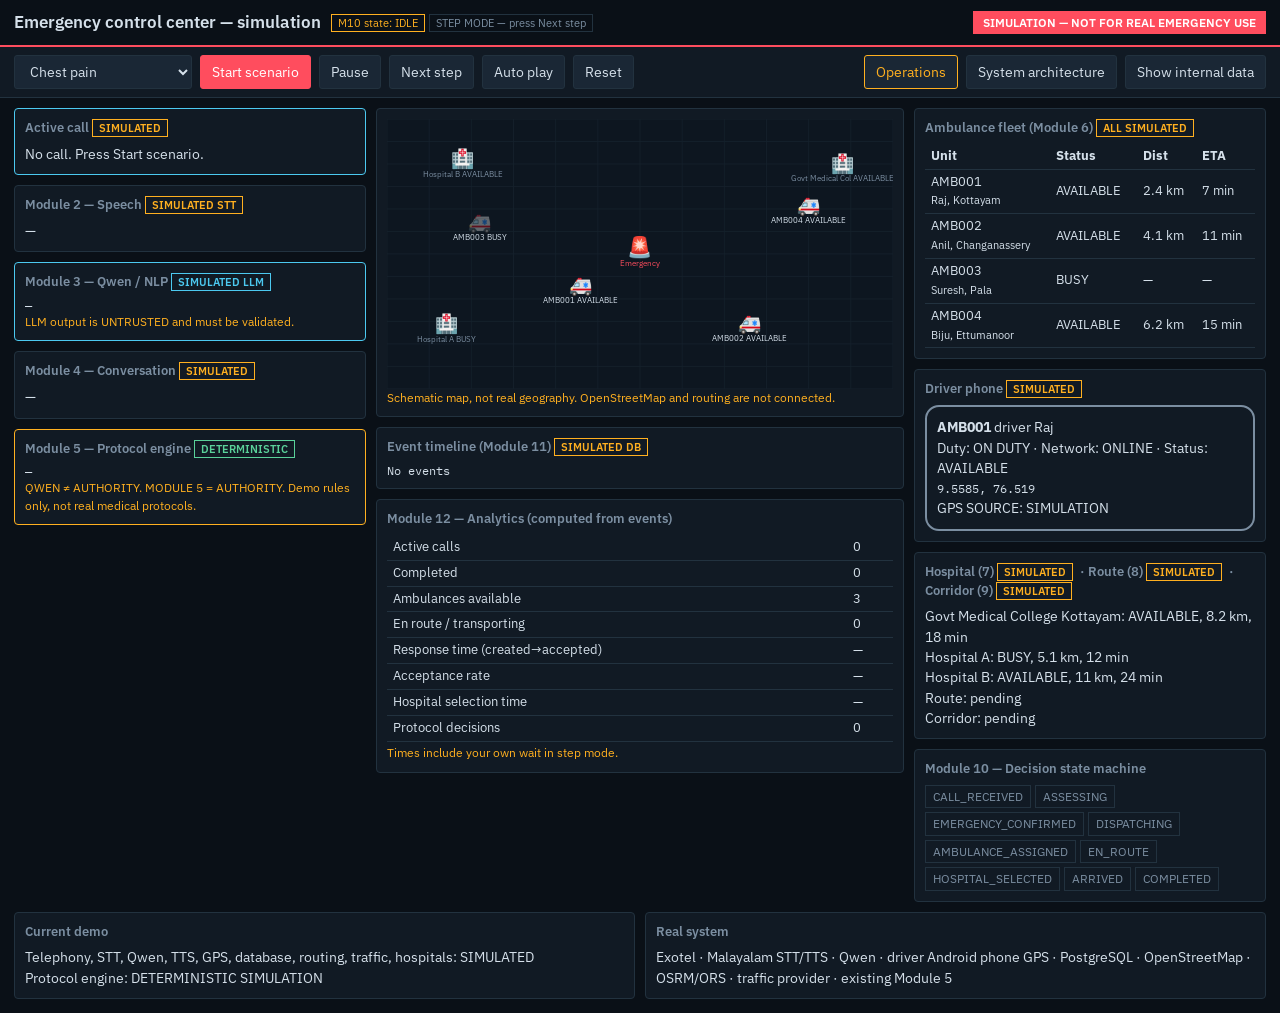
<file: Emergency Response Simulation.html>
<!DOCTYPE html>
<html lang="en"><head><meta charset="utf-8">
<meta name="viewport" content="width=device-width, initial-scale=1, viewport-fit=cover">
<title>Emergency Response Simulation</title>
<link rel="stylesheet" href="https://fonts.googleapis.com/css2?family=IBM+Plex+Sans:wght@400;600&family=IBM+Plex+Mono&display=swap">
<style>
:root{--bg:#0a1017;--p:#111a24;--l:#22323f;--t:#d5e0ea;--m:#7b8ea1;--am:#ffb020;--cy:#4cc9f0;--rd:#ff4d5e;--ok:#5ad19a;box-sizing:border-box;padding-top:env(safe-area-inset-top,0px);padding-bottom:env(safe-area-inset-bottom,0px)}
html{scroll-padding-top:env(safe-area-inset-top,0px)}
*{box-sizing:border-box}body{margin:0;background:var(--bg);color:var(--t);font:14px/1.45 'IBM Plex Sans',system-ui,sans-serif;color-scheme:dark}
header{display:flex;flex-wrap:wrap;gap:10px;align-items:center;padding:10px 14px;border-bottom:2px solid var(--rd)}
h1{font-size:17px;margin:0;font-weight:600}h2{font-size:13px;margin:0 0 6px;color:var(--m);font-weight:600}
.ban{margin-left:auto;background:var(--rd);color:#fff;padding:3px 10px;font-weight:600;font-size:12px}
.bar{display:flex;flex-wrap:wrap;gap:8px;padding:8px 14px;background:var(--p);border-bottom:1px solid var(--l);align-items:center}
button,select{background:#1a2735;color:var(--t);border:1px solid var(--l);padding:6px 11px;font:inherit;cursor:pointer;border-radius:3px}
button:hover{border-color:var(--cy)}button:focus-visible,select:focus-visible{outline:2px solid var(--am)}
button.go{background:var(--rd);border-color:var(--rd);color:#fff}button.on{border-color:var(--am);color:var(--am)}
main{display:grid;grid-template-columns:minmax(0,1fr) minmax(0,1.5fr) minmax(0,1fr);gap:10px;padding:10px 14px}
.c{display:flex;flex-direction:column;gap:10px;min-width:0}
.pn{background:var(--p);border:1px solid var(--l);padding:10px;border-radius:4px;overflow-x:auto}
.am{border-color:var(--am)}.cy{border-color:var(--cy)}
i{font-style:normal;font-size:11px;padding:1px 6px;border:1px solid var(--l);color:var(--m);margin-right:4px;white-space:nowrap}
i.S{color:var(--am);border-color:var(--am)}i.A{color:var(--cy);border-color:var(--cy)}i.D{color:var(--ok);border-color:var(--ok)}i.X{color:var(--rd);border-color:var(--rd)}
.msg{padding:5px 8px;margin:3px 0;border-left:3px solid var(--l)}.msg.caller{border-color:var(--rd)}.msg.ai{border-color:var(--cy)}
pre,.mono{font:12px 'IBM Plex Mono',monospace;margin:0;white-space:pre-wrap;word-break:break-all}
.ev{font:12px 'IBM Plex Mono',monospace;max-height:230px;overflow:auto}.ev div{padding:1px 0;border-bottom:1px solid #182430}
table{border-collapse:collapse;width:100%;font-size:13px}td,th{text-align:left;padding:3px 6px;border-bottom:1px solid var(--l)}
.q{padding:8px;border:1px solid var(--am);margin-top:6px}.q button{margin:4px 4px 0 0}
.st{display:flex;flex-wrap:wrap;gap:4px}.st span{padding:2px 7px;border:1px solid var(--l);color:var(--m);font-size:12px}.st .cur{background:var(--am);color:#000;border-color:var(--am)}
.ph{border:2px solid var(--m);border-radius:14px;padding:10px}
.arch{display:grid;grid-template-columns:repeat(auto-fill,minmax(210px,1fr));gap:8px}.arch div{border:1px solid var(--l);padding:8px;background:var(--p)}.arch .cur{border-color:var(--am);box-shadow:0 0 0 2px var(--am)}
.bus{margin:10px 14px;padding:8px;border:1px dashed var(--cy);text-align:center;color:var(--cy)}
.warn{color:var(--am);font-size:12px}svg{width:100%;height:auto;background:#0d1620;display:block}
@media(max-width:980px){main{grid-template-columns:minmax(0,1fr)}}
@media(prefers-reduced-motion:no-preference){.cur{transition:all .3s}}
</style></head><body>
<header><h1>Emergency control center — simulation</h1><span id="chip"></span><span class="ban">SIMULATION — NOT FOR REAL EMERGENCY USE</span></header>
<div class="bar">
<select id="sc" aria-label="Scenario"><option value="chest">Chest pain</option><option value="breath">Breathing emergency</option><option value="uncon">Unconscious person</option><option value="acc">Road accident</option></select>
<button class="go" onclick="start()" title="Starts a simulated inbound call for the selected scenario">Start scenario</button>
<button onclick="pause()" title="Switch to step mode">Pause</button>
<button onclick="nextStep()" title="Run the next pipeline step">Next step</button>
<button id="ab" onclick="autoPlay()" title="Run end to end, answering and declining automatically (AMB001 declines first to show failover)">Auto play</button>
<button onclick="reset()">Reset</button>
<span style="margin-left:auto"></span>
<button id="v1" onclick="setView('ops')">Operations</button><button id="v2" onclick="setView('arch')">System architecture</button>
<button id="dbg" onclick="dbg=!dbg;render()">Show internal data</button>
</div>
<div id="app"></div>
<script>
const $=q=>document.querySelector(q);
const Q={breathing:'അദ്ദേഹത്തിന് ശ്വാസം എടുക്കാൻ ബുദ്ധിമുട്ടുണ്ടോ?',conscious:'അദ്ദേഹത്തിന് ബോധമുണ്ടോ?'};
const AN={YES:'ഉണ്ട്',NO:'ഇല്ല',DK:'അറിയില്ല'};
const MAP={breathing:{YES:'DIFFICULT',NO:'NORMAL',DK:'UNSURE'},conscious:{YES:'YES',NO:'NO',DK:'UNSURE'}};
const SC={chest:{say:'എന്റെ അച്ഛന് നെഞ്ചുവേദനയാണ്',sym:['CHEST_PAIN'],pt:'FATHER',ans:{breathing:'NO',conscious:'YES'}},
breath:{say:'അദ്ദേഹത്തിന് ശ്വാസം കിട്ടുന്നില്ല',sym:['BREATHING_DIFFICULTY'],pt:'UNKNOWN',ans:{}},
uncon:{say:'ഒരാൾ ബോധമില്ലാതെ കിടക്കുന്നു',sym:['UNCONSCIOUS'],pt:'UNKNOWN',set:{conscious:'NO'},ans:{}},
acc:{say:'റോഡിൽ ഒരു അപകടം നടന്നു',sym:['ROAD_ACCIDENT'],pt:'UNKNOWN',ans:{breathing:'NO',conscious:'YES'}}};
const RULES=[[f=>f.conscious==='NO','UNRESPONSIVE_PERSON','D'],[f=>f.breathing==='DIFFICULT'||f.symptoms.includes('BREATHING_DIFFICULTY'),'BREATHING_EMERGENCY','D'],
[f=>f.symptoms.includes('CHEST_PAIN'),'CHEST_PAIN_ASSESSMENT','A'],[f=>f.symptoms.includes('ROAD_ACCIDENT'),'ROAD_ACCIDENT_ASSESSMENT','A']];
// Module 5: deterministic, no AI. Unknown input fails safe toward dispatch once required facts are collected.
function protocol(f,miss){const r=RULES.find(x=>x[0](f));const rule=r?r[1]:'NO_RULE_MATCHED';
 const go=(r&&r[2]==='D')||!miss.length;return{rule,decision:go?'EMERGENCY_DISPATCH_REQUIRED':'NEXT_REQUIRED_INFORMATION'}}
const AMB0=[{id:'AMB001',drv:'Raj',loc:'Kottayam',km:2.4,eta:7,st:'AVAILABLE',px:{x:230,y:205}},{id:'AMB002',drv:'Anil',loc:'Changanassery',km:4.1,eta:11,st:'AVAILABLE',px:{x:430,y:250}},
{id:'AMB003',drv:'Suresh',loc:'Pala',km:3.0,eta:9,st:'BUSY',px:{x:110,y:130}},{id:'AMB004',drv:'Biju',loc:'Ettumanoor',km:6.2,eta:15,st:'AVAILABLE',px:{x:500,y:110}}];
const HOSP=[{id:'H1',n:'Govt Medical College Kottayam',em:'AVAILABLE',km:8.2,eta:18,px:{x:540,y:60}},{id:'H2',n:'Hospital A',em:'BUSY',km:5.1,eta:12,px:{x:70,y:250}},{id:'H3',n:'Hospital B',em:'AVAILABLE',km:11,eta:24,px:{x:90,y:55}}];
const CALLER={x:300,y:160},REASONS=['Driver unavailable','Already occupied','Vehicle issue','Other'];
const MODS=[[1,'Telephony intake','Exotel'],[2,'Speech STT/TTS','Malayalam STT + TTS'],[3,'Emergency NLP (untrusted)','Qwen'],[4,'Conversation engine','Own logic'],[5,'Protocol engine (authority)','Existing Module 5'],[6,'Ambulance mgmt + GPS','Driver Android phone GPS'],[7,'Hospital intelligence','Hospital capacity feed'],[8,'Routing','OSM + OSRM/ORS'],[9,'Emergency corridor','Traffic authority API'],[10,'Decision state machine','Own logic'],[11,'Database / events','PostgreSQL'],[12,'Dashboard / analytics','Own logic']];
const M10=['CALL_RECEIVED','ASSESSING','EMERGENCY_CONFIRMED','DISPATCHING','AMBULANCE_ASSIGNED','EN_ROUTE','HOSPITAL_SELECTED','ARRIVED','COMPLETED'];
const mk=()=>({call:null,stt:null,qwen:null,facts:{symptoms:[],patient:'UNKNOWN',conscious:'UNKNOWN',breathing:'UNKNOWN'},m4:null,proto:null,case:null,rank:[],offer:null,
 amb:AMB0.map(a=>({...a,px:{...a.px},ex:false})),hosp:null,route:null,cor:null,m10:'IDLE',mod:0,ev:[],pending:null,sel:'AMB001'});
let S=mk(),run=0,auto=false,nextRes=null,dbg=false,view='ops';
const amb=id=>S.amb.find(a=>a.id===id),ll=p=>({lat:+(9.62-p.y*3e-4).toFixed(5),lng:+(76.45+p.x*3e-4).toFixed(5)});
// ---- central event store: every state change goes through emit() ----
function emit(type,mod,msg,fn){S.mod=mod;if(fn)fn(S);S.ev.push({ms:Date.now(),t:new Date().toLocaleTimeString('en-GB'),type,mod,msg});render()}
async function gate(ms=800){const my=run;if(auto)await new Promise(r=>setTimeout(r,ms));else await new Promise(r=>nextRes=r);if(my!==run)throw 0}
function decide(kind,opts,def){return new Promise(res=>{const p={kind,opts,def,res};S.pending=p;render();if(auto)setTimeout(()=>{if(S.pending===p)pick(def)},1300)})}
function pick(v){const p=S.pending;if(p){S.pending=null;p.res(v)}}
function pause(){auto=false;render()}function nextStep(){if(nextRes){const r=nextRes;nextRes=null;r()}}
function autoPlay(){auto=true;nextStep();if(S.pending)pick(S.pending.def);render()}
function reset(){run++;auto=false;nextRes=null;S=mk();render()}
function setView(v){view=v;render()}
async function speak(t){emit('TTS_SPEAKING',2,'AI speaks: '+t,s=>s.call.tr.push({w:'ai',t}));await gate()}
async function turn(text,p){
 emit('VOICE_RECEIVED',2,'Audio received (simulated telephony)',s=>{if(s.m10==='CALL_RECEIVED')s.m10='ASSESSING'});await gate();
 emit('STT_COMPLETED',2,'STT text: '+text+' (conf 0.94)',s=>{s.stt={text,lang:'ml-IN',conf:.94};s.call.tr.push({w:'caller',t:text})});await gate();
 emit('EMERGENCY_FACTS_EXTRACTED',3,'Qwen output validated into facts',s=>{s.qwen=p;for(const k in p)if(k!=='symptoms'&&k!=='intent')s.facts[k]=p[k];s.facts.symptoms=[...new Set([...s.facts.symptoms,...(p.symptoms||[])])]});await gate();
 const miss=['breathing','conscious'].filter(k=>S.facts[k]==='UNKNOWN');
 emit('MISSING_INFO_IDENTIFIED',4,miss.length?'Missing: '+miss.join(', '):'Nothing missing',s=>{s.m4={missing:miss,next:miss[0]||null}});await gate();
 const r=protocol(S.facts,miss);emit('PROTOCOL_STATE_CHANGED',5,r.rule+' → '+r.decision,s=>{s.proto=r});await gate();return r}
async function move(id,to,n,label){const a=amb(id),p0={...a.px};for(let i=1;i<=n;i++){emit('AMBULANCE_LOCATION_UPDATED',6,id+' GPS '+label+' '+i+'/'+n+' (simulated)',s=>{a.px={x:p0.x+(to.x-p0.x)*i/n,y:p0.y+(to.y-p0.y)*i/n}});await gate(450)}}
async function start(){reset();const my=run,sc=SC[$('#sc').value];
 try{emit('CALL_RECEIVED',1,'Inbound call (simulated Exotel)',s=>{s.call={id:'CALL-0001',tr:[]};s.m10='CALL_RECEIVED'});await gate();
 let r=await turn(sc.say,{intent:'MEDICAL_EMERGENCY',symptoms:sc.sym,patient:sc.pt,severity:'UNKNOWN',...(sc.set||{})});
 while(r.decision!=='EMERGENCY_DISPATCH_REQUIRED'){const k=S.m4.next;await speak(Q[k]);
  const a=await decide('answer',['YES','NO','DK'],sc.ans[k]||'NO');
  r=await turn(AN[a],{intent:'ANSWER',symptoms:[],[k]:MAP[k][a]})}
 emit('EMERGENCY_CREATED',5,'CASE-0001 created: '+r.rule,s=>{s.case={id:'CASE-0001',type:r.rule,sev:'CRITICAL',st:'Searching for ambulance'};s.m10='EMERGENCY_CONFIRMED'});await gate();
 await speak('ആംബുലൻസ് അയയ്ക്കുന്നു. ലൈനിൽ തുടരുക.');
 const rank=S.amb.filter(a=>a.st==='AVAILABLE').sort((a,b)=>a.eta-b.eta);
 emit('AMBULANCES_RANKED',6,'Ranked by ETA then distance: '+rank.map(a=>a.id+' '+a.eta+'min/'+a.km+'km').join(', '),s=>{s.rank=rank.map(a=>a.id);s.m10='DISPATCHING'});await gate();
 let acc=null,n=0;
 for(const id of S.rank){S.sel=id;emit('AMBULANCE_OFFERED',6,'Offer sent to '+id,s=>{amb(id).st='OFFERED';s.offer=id;s.case.st='Offered to '+id});
  const d=await decide('offer',['ACCEPT','DECLINE'],n++===0?'DECLINE':'ACCEPT');
  if(d==='DECLINE'){const why=await decide('reason',REASONS,'Already occupied');
   emit('AMBULANCE_DECLINED',6,id+' declined: '+why,s=>{const a=amb(id);a.st='AVAILABLE';a.ex=true;s.offer=null});await gate();
   emit('NEXT_CANDIDATE',6,'Selecting next candidate',null);await gate();continue}
  acc=id;break}
 if(!acc){emit('DISPATCH_FAILED',6,'No ambulance accepted',s=>{s.case.st='UNASSIGNED';s.offer=null});return}
 emit('AMBULANCE_ACCEPTED',6,acc+' accepted',s=>{amb(acc).st='DISPATCHED';s.offer=null;s.m10='AMBULANCE_ASSIGNED';s.case.st=acc+' dispatched'});await gate();
 emit('AMBULANCE_EN_ROUTE',6,acc+' navigating to scene',s=>{amb(acc).st='EN_ROUTE';s.m10='EN_ROUTE'});await gate();
 await move(acc,CALLER,5,'to scene');
 emit('ARRIVED_AT_SCENE',6,acc+' at scene',s=>{amb(acc).st='AT_SCENE'});await gate();
 const h=HOSP.filter(x=>x.em==='AVAILABLE').sort((a,b)=>a.eta-b.eta)[0];
 emit('HOSPITAL_SELECTED',7,h.n+' selected',s=>{s.hosp=h.id;s.m10='HOSPITAL_SELECTED'});await gate();
 emit('ROUTE_CALCULATED',8,'Route '+h.km+' km, ETA '+h.eta+' min (simulated routing)',s=>{s.route={dist:h.km,eta:h.eta,traffic:'MODERATE'};amb(acc).st='TRANSPORTING'});await gate();
 for(const[st,m]of[['REQUESTED','Corridor requested'],['COORDINATING','Coordinating junctions'],['ACTIVE','Corridor active']]){emit('CORRIDOR_'+st,9,m+' (simulated)',s=>{s.cor={st,sig:[1,2,3].map(i=>st==='ACTIVE'?'CLEAR':st==='REQUESTED'?'PENDING':i<2?'CLEARING':'PREPARE')}});await gate()}
 await move(acc,h.px,5,'to hospital');
 emit('ARRIVED_AT_HOSPITAL',6,acc+' at hospital',s=>{amb(acc).st='AT_HOSPITAL';s.m10='ARRIVED'});await gate();
 emit('EMERGENCY_COMPLETED',10,'CASE-0001 completed',s=>{s.case.st='Completed';s.m10='COMPLETED';amb(acc).st='AVAILABLE';amb(acc).px={...HOSP.find(x=>x.id===h.id).px}})}
 catch(e){if(e!==0)console.error(e)}}
// ---- rendering (reads state only) ----
const tg=(c,t)=>`<i class="${c}">${t}</i>`,esc=s=>String(s).replace(/</g,'&lt;');
function an(){const E=t=>S.ev.filter(e=>e.type===t),c=E('EMERGENCY_CREATED')[0],ac=E('AMBULANCE_ACCEPTED')[0],hs=E('HOSPITAL_SELECTED')[0],of=E('AMBULANCE_OFFERED').length;
 const sec=(a,b)=>a&&b?((a.ms-b.ms)/1000).toFixed(1)+' s':'—';
 return[['Active calls',S.call&&S.m10!=='COMPLETED'?1:0],['Completed',E('EMERGENCY_COMPLETED').length],['Ambulances available',S.amb.filter(a=>a.st==='AVAILABLE').length],['En route / transporting',S.amb.filter(a=>['EN_ROUTE','TRANSPORTING','DISPATCHED'].includes(a.st)).length],
 ['Response time (created→accepted)',sec(ac,c)],['Acceptance rate',of?Math.round(E('AMBULANCE_ACCEPTED').length/of*100)+'% ('+E('AMBULANCE_ACCEPTED').length+'/'+of+')':'—'],['Hospital selection time',sec(hs,c)],['Protocol decisions',E('PROTOCOL_STATE_CHANGED').length]]}
function map(){const r=S.route&&S.hosp&&HOSP.find(h=>h.id===S.hosp),a=S.amb.find(x=>['EN_ROUTE','TRANSPORTING','AT_SCENE','DISPATCHED'].includes(x.st));
 let g='';for(let i=0;i<=600;i+=50)g+=`<path d="M${i} 0V320M0 ${i/1.875}H600" stroke="#16222d"/>`;
 if(a){g+=`<polyline points="${a.px.x},${a.px.y} ${CALLER.x},${CALLER.y}${r?' '+r.px.x+','+r.px.y:''}" stroke="#ffb020" stroke-dasharray="6 5" fill="none"/>`}
 if(S.offer){const o=amb(S.offer);g+=`<circle cx="${o.px.x}" cy="${o.px.y}" r="22" fill="none" stroke="#ffb020" stroke-width="2"/>`}
 g+=HOSP.map(h=>`<text x="${h.px.x}" y="${h.px.y}" font-size="22" text-anchor="middle">🏥</text><text x="${h.px.x}" y="${h.px.y+14}" font-size="10" fill="${h.id===S.hosp?'#5ad19a':'#7b8ea1'}" text-anchor="middle">${h.n.slice(0,16)} ${h.em}</text>`).join('');
 g+=`<text x="${CALLER.x}" y="${CALLER.y}" font-size="24" text-anchor="middle">🚨</text><text x="${CALLER.x}" y="${CALLER.y+14}" font-size="10" fill="#ff4d5e" text-anchor="middle">Emergency</text>`;
 g+=S.amb.map(a=>`<text x="${a.px.x}" y="${a.px.y}" font-size="22" text-anchor="middle" opacity="${a.st==='BUSY'?.4:1}">🚑</text><text x="${a.px.x}" y="${a.px.y+13}" font-size="10" fill="#d5e0ea" text-anchor="middle">${a.id} ${a.st}</text>`).join('');
 return`<svg viewBox="0 0 600 320" role="img" aria-label="Schematic map">${g}</svg><div class="warn">Schematic map, not real geography. OpenStreetMap and routing are not connected.</div>`}
function render(){
 $('#chip').innerHTML=tg('S','M10 state: '+S.m10)+(auto?tg('A','AUTO'):tg('','STEP MODE — press Next step'));
 $('#v1').className=view==='ops'?'on':'';$('#v2').className=view==='arch'?'on':'';$('#dbg').className=dbg?'on':'';
 const P=S.pending,f=S.facts;
 if(view==='arch'){$('#app').innerHTML=`<div style="padding:10px 14px"><span class="warn">Highlighted: module currently executing. Modules write events to Module 11; Module 12 reads them. The flow is not a pure chain.</span></div><div class="arch" style="padding:0 14px">${MODS.map(m=>`<div class="${S.mod===m[0]?'cur':''}"><b>Module ${m[0]}</b> ${m[0]===5?tg('D','DETERMINISTIC'):m[0]===3?tg('A','AI'):''}<br>${m[1]}<br>${tg('S','SIMULATED')}<br><span style="color:var(--m)">Production: ${m[2]}</span></div>`).join('')}</div><div class="bus">Module 11 — event bus and database (every emit() in this simulation lands here)</div>${real()}`;return}
 const call=`<div class="pn cy"><h2>Active call ${tg('S','SIMULATED')}</h2>${S.call?S.call.tr.slice(-6).map(m=>`<div class="msg ${m.w}"><b>${m.w==='ai'?'🔊 AI':'Caller'}</b><br>${esc(m.t)}</div>`).join(''):'No call. Press Start scenario.'}
 ${P&&P.kind==='answer'?`<div class="q">Caller answers: ${P.opts.map(o=>`<button onclick="pick('${o}')">${o==='DK'?"DON'T KNOW":o}</button>`).join('')}</div>`:''}</div>`;
 const mods=`<div class="pn"><h2>Module 2 — Speech ${tg('S','SIMULATED STT')}</h2>${S.stt?`${esc(S.stt.text)}<br>${S.stt.lang}, confidence ${S.stt.conf}`:'—'}</div>
 <div class="pn cy"><h2>Module 3 — Qwen / NLP ${tg('A','SIMULATED LLM')}</h2><pre>${S.qwen?esc(JSON.stringify(S.qwen,null,1)):'—'}</pre><div class="warn">LLM output is UNTRUSTED and must be validated.</div></div>
 <div class="pn"><h2>Module 4 — Conversation ${tg('S','SIMULATED')}</h2>${S.m4?'Missing: '+(S.m4.missing.join(', ')||'none')+'<br>Next question: '+(S.m4.next||'—'):'—'}</div>
 <div class="pn am"><h2>Module 5 — Protocol engine ${tg('D','DETERMINISTIC')}</h2><pre>${S.proto?esc(JSON.stringify(f))+'\nrule: '+S.proto.rule+'\ndecision: '+S.proto.decision:'—'}</pre><div class="warn">QWEN ≠ AUTHORITY. MODULE 5 = AUTHORITY. Demo rules only, not real medical protocols.</div></div>`;
 const dv=S.amb.find(a=>a.id===S.sel),g=ll(dv.px);
 const fleet=`<div class="pn"><h2>Ambulance fleet (Module 6) ${tg('S','ALL SIMULATED')}</h2><table><tr><th>Unit</th><th>Status</th><th>Dist</th><th>ETA</th></tr>${S.amb.map(a=>`<tr><td>${a.id}<br><small>${a.drv}, ${a.loc}</small></td><td>${a.st}${a.ex?'<br><small style="color:var(--rd)">declined</small>':''}${S.rank.indexOf(a.id)>=0?'<br><small>rank '+(S.rank.indexOf(a.id)+1)+'</small>':''}</td><td>${a.st==='BUSY'?'—':a.km+' km'}</td><td>${a.st==='BUSY'?'—':a.eta+' min'}</td></tr>`).join('')}</table></div>`;
 const phone=`<div class="pn"><h2>Driver phone ${tg('S','SIMULATED')}</h2><div class="ph"><b>${dv.id}</b> driver ${dv.drv}<br>Duty: ON DUTY · Network: ONLINE · Status: ${dv.st}<br><span class="mono">${g.lat}, ${g.lng}</span><br>GPS SOURCE: SIMULATION
 ${P&&P.kind==='offer'?`<div class="q">🚨 NEW EMERGENCY<br>${esc(S.case.type)}<br>${dv.km} km · ETA ${dv.eta} min<br><button class="go" onclick="pick('ACCEPT')">ACCEPT</button><button onclick="pick('DECLINE')">DECLINE</button></div>`:''}
 ${P&&P.kind==='reason'?`<div class="q">Decline reason:<br>${P.opts.map(o=>`<button onclick="pick('${o}')">${o}</button>`).join('')}</div>`:''}</div></div>`;
 const h=HOSP.find(x=>x.id===S.hosp);
 const hosp=`<div class="pn"><h2>Hospital (7) ${tg('S','SIMULATED')} · Route (8) ${tg('S','SIMULATED')} · Corridor (9) ${tg('S','SIMULATED')}</h2>${HOSP.map(x=>`<div${x.id===S.hosp?' style="color:var(--ok)"':''}>${x.n}: ${x.em}, ${x.km} km, ${x.eta} min${x.id===S.hosp?' ← chosen: emergency available, shortest ETA':''}</div>`).join('')}
 <div>${S.route?'Route: '+S.route.dist+' km, ETA '+S.route.eta+' min, traffic '+S.route.traffic:'Route: pending'}</div><div>${S.cor?'Corridor '+S.cor.st+': '+S.cor.sig.map((s,i)=>'🚦'+(i+1)+' '+s).join(' · '):'Corridor: pending'}</div></div>`;
 const m10=`<div class="pn"><h2>Module 10 — Decision state machine</h2><div class="st">${M10.map(s=>`<span class="${s===S.m10?'cur':''}">${s}</span>`).join('')}</div></div>`;
 const tl=`<div class="pn"><h2>Event timeline (Module 11) ${tg('S','SIMULATED DB')}</h2><div class="ev">${S.ev.slice().reverse().map(e=>`<div>${e.t} M${e.mod} <b>${e.type}</b> ${esc(e.msg)}</div>`).join('')||'No events'}</div></div>`;
 const kpi=`<div class="pn"><h2>Module 12 — Analytics (computed from events)</h2><table>${an().map(r=>`<tr><td>${r[0]}</td><td>${r[1]}</td></tr>`).join('')}</table><small class="warn">Times include your own wait in step mode.</small></div>`;
 const cs=S.case?`<div class="pn" style="border-color:var(--rd)"><h2>Emergency case</h2><b>${S.case.id}</b> ${S.case.type}<br>${tg('X',S.case.sev)} ${S.case.st}</div>`:'';
 $('#app').innerHTML=`<main><div class="c">${call}${mods}</div><div class="c">${cs}<div class="pn">${map()}</div>${tl}${kpi}</div><div class="c">${fleet}${phone}${hosp}${m10}</div></main>`
 +(dbg?`<div class="pn" style="margin:0 14px 10px"><h2>Internal data</h2><pre>${esc(JSON.stringify({call:S.call,facts:S.facts,m4:S.m4,proto:S.proto,case:S.case,dispatch:{rank:S.rank,offer:S.offer},amb:S.amb,hosp:S.hosp,route:S.route,corridor:S.cor,eventLog:S.ev.map(e=>e.t+' '+e.type)},null,1))}</pre></div>`:'')+real()}
function real(){return`<div style="padding:0 14px 14px;display:grid;grid-template-columns:repeat(auto-fit,minmax(280px,1fr));gap:10px"><div class="pn"><h2>Current demo</h2>Telephony, STT, Qwen, TTS, GPS, database, routing, traffic, hospitals: SIMULATED<br>Protocol engine: DETERMINISTIC SIMULATION</div><div class="pn"><h2>Real system</h2>Exotel · Malayalam STT/TTS · Qwen · driver Android phone GPS · PostgreSQL · OpenStreetMap · OSRM/ORS · traffic provider · existing Module 5</div></div>`}
render();
</script></body></html>
</file>
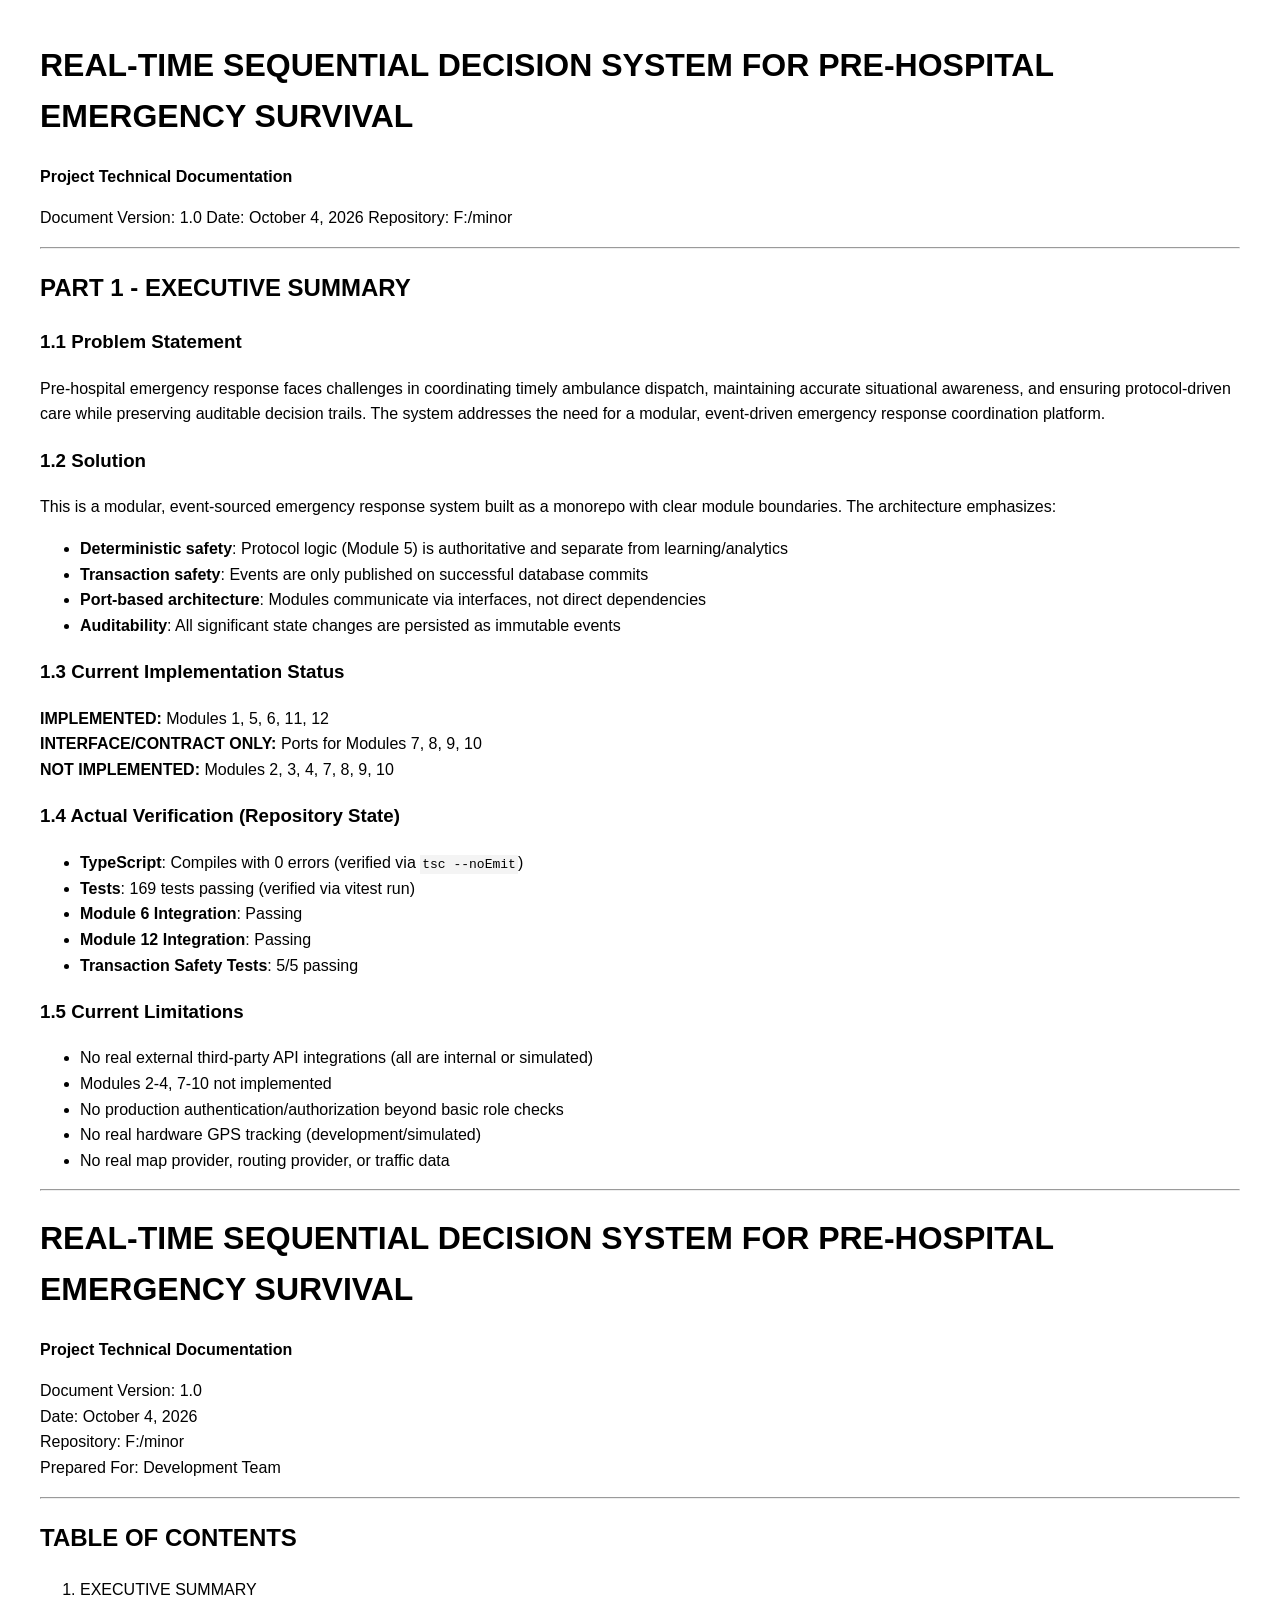
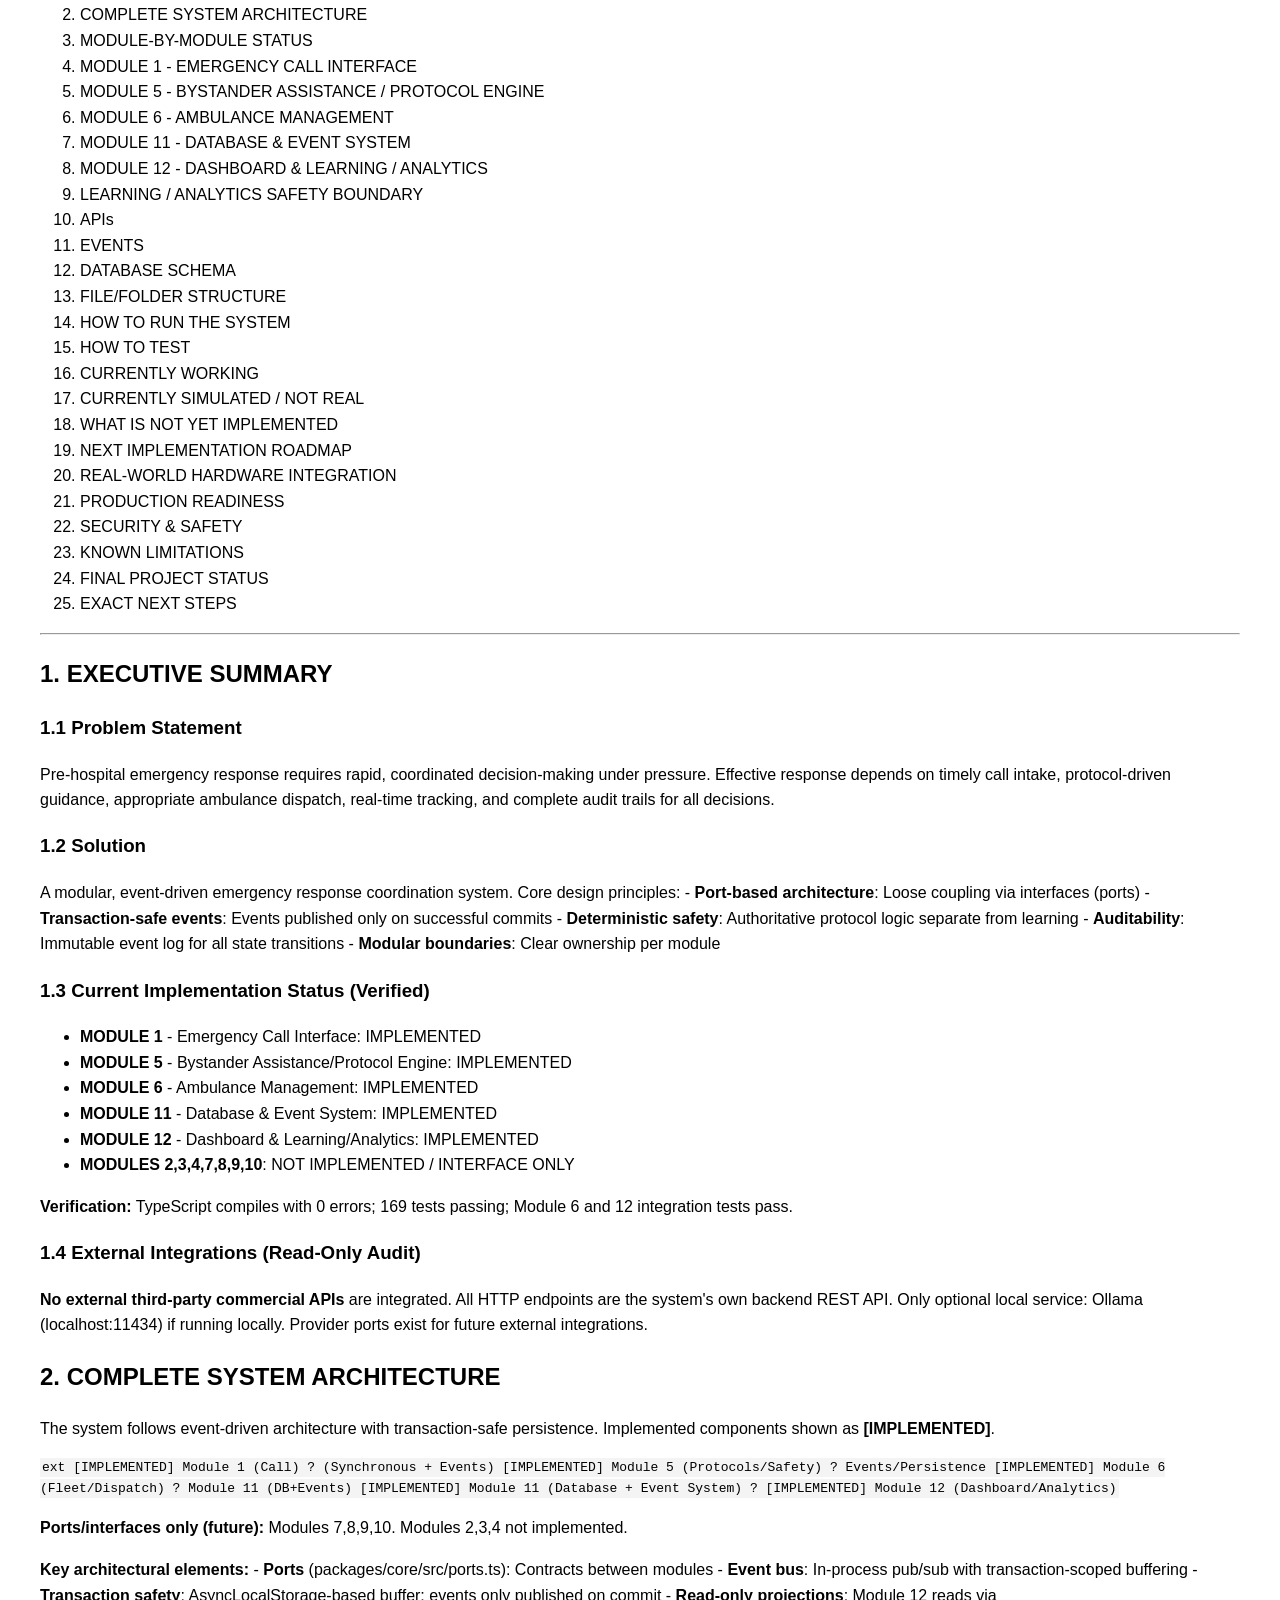
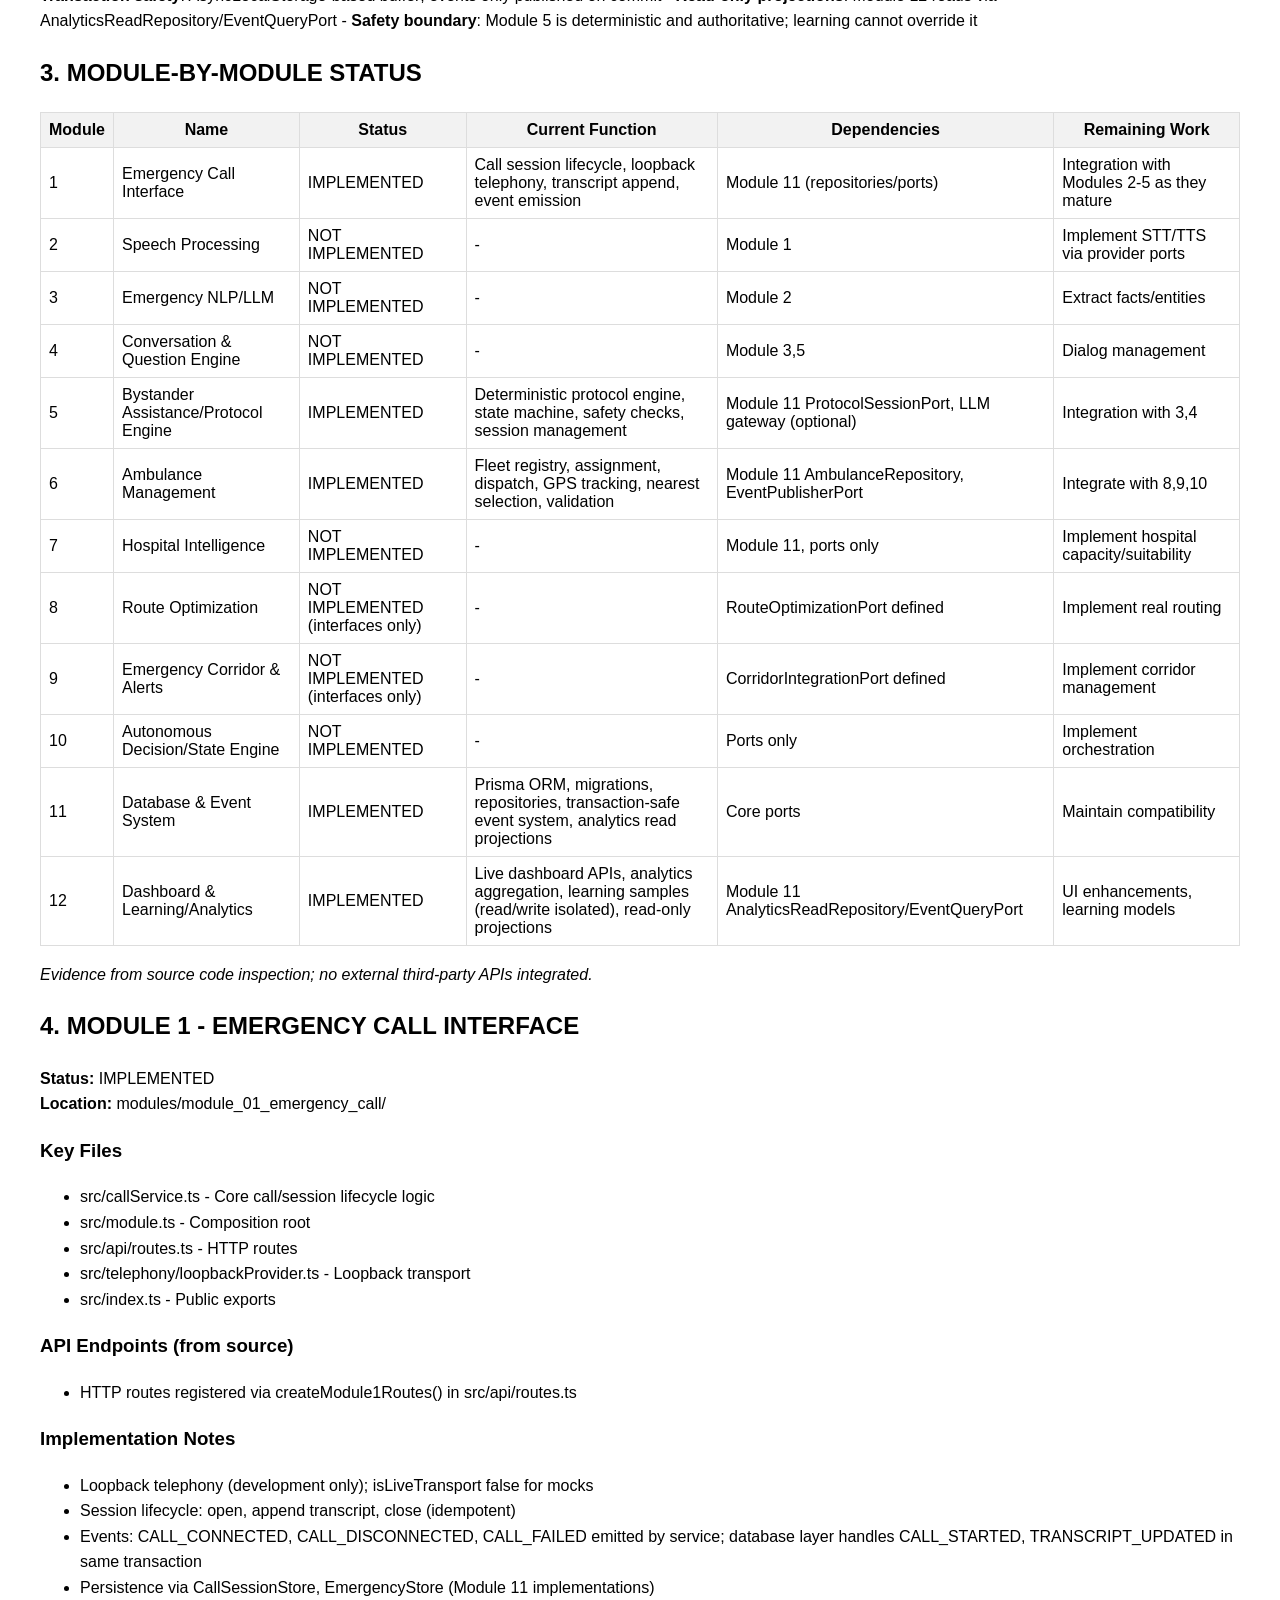
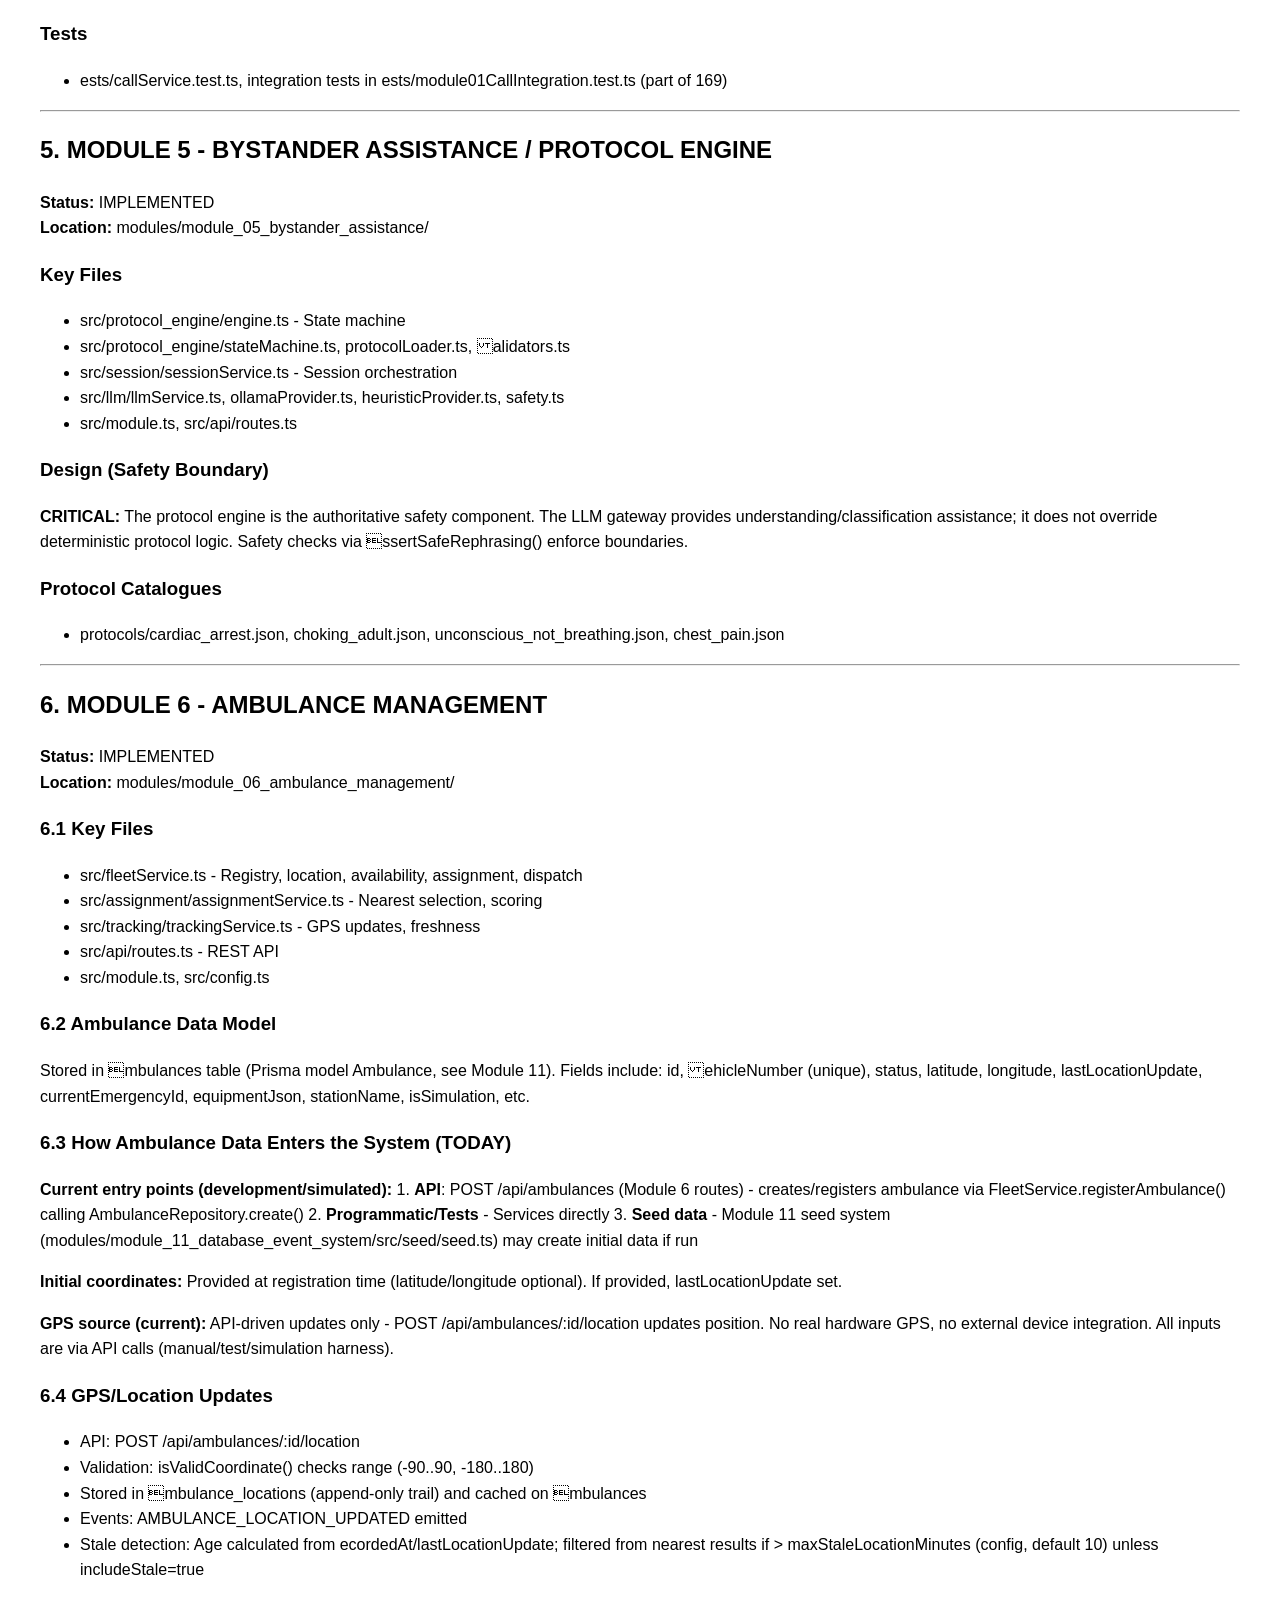
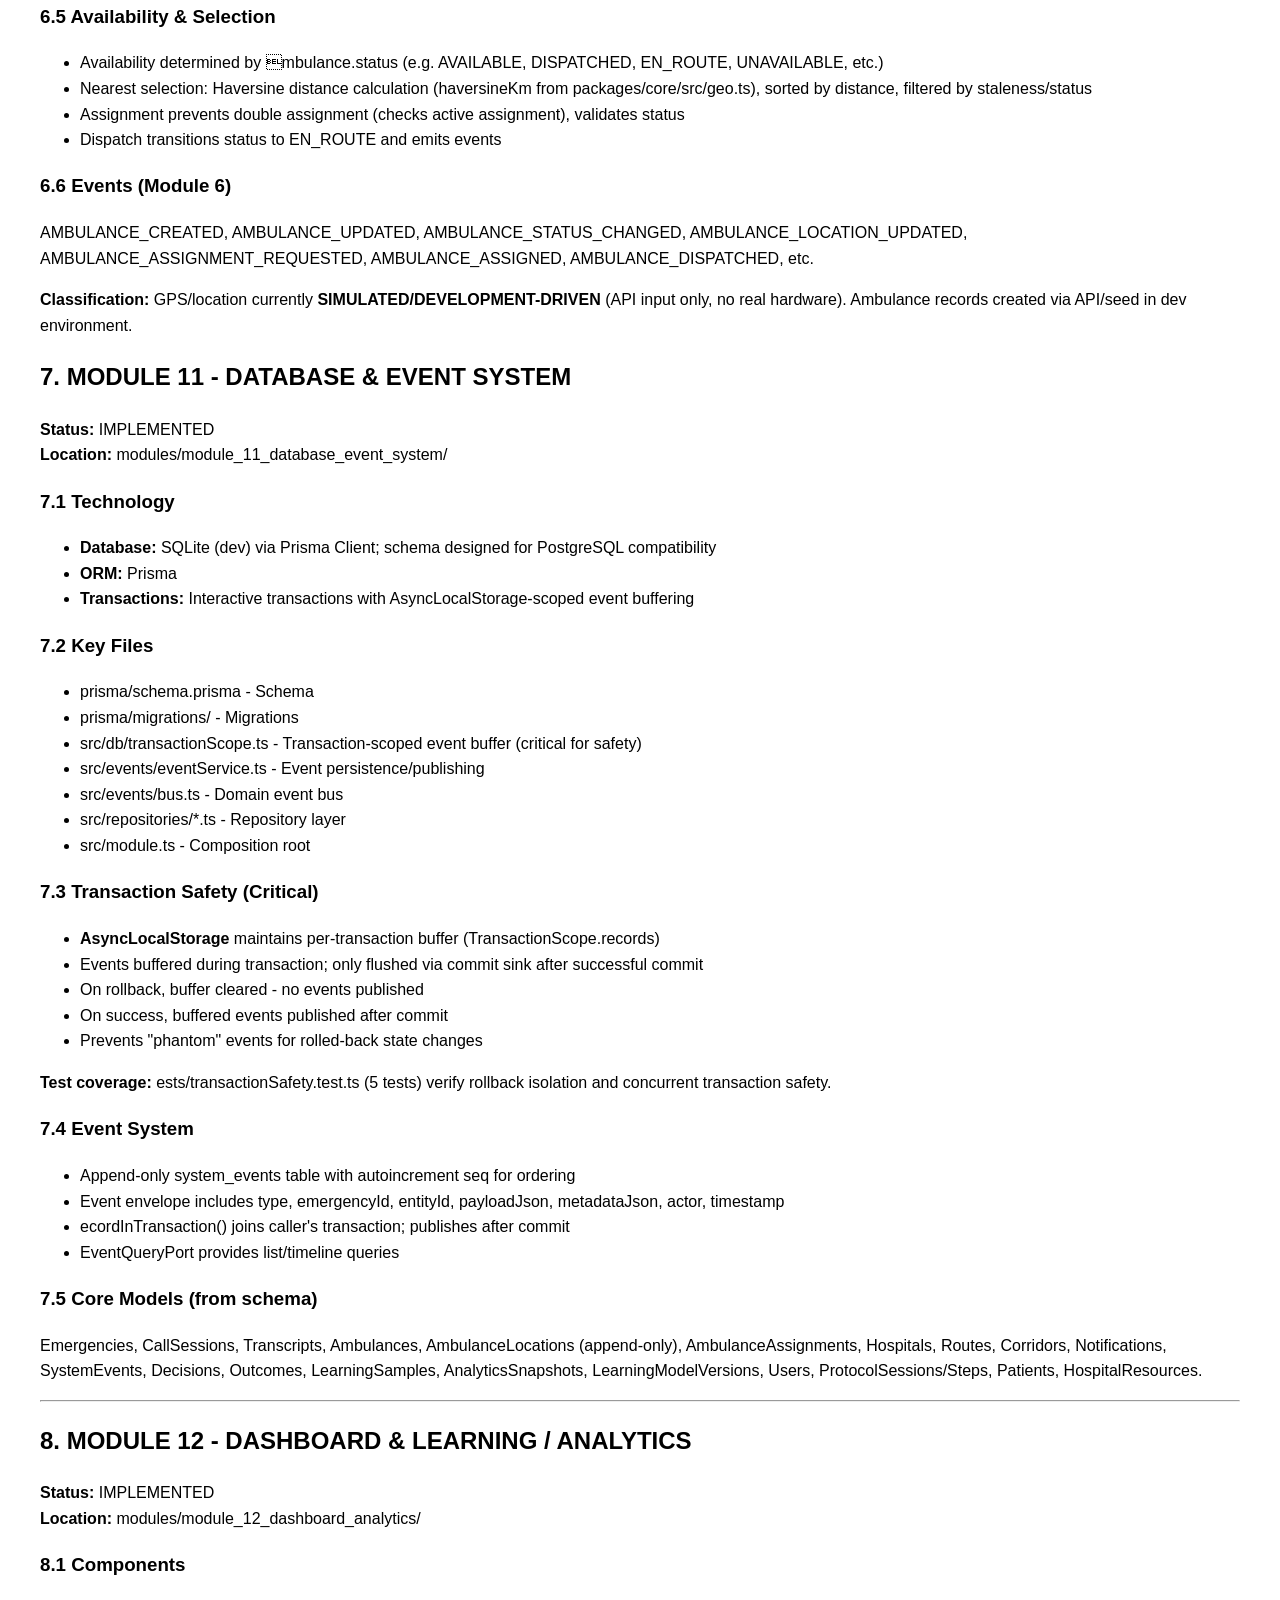
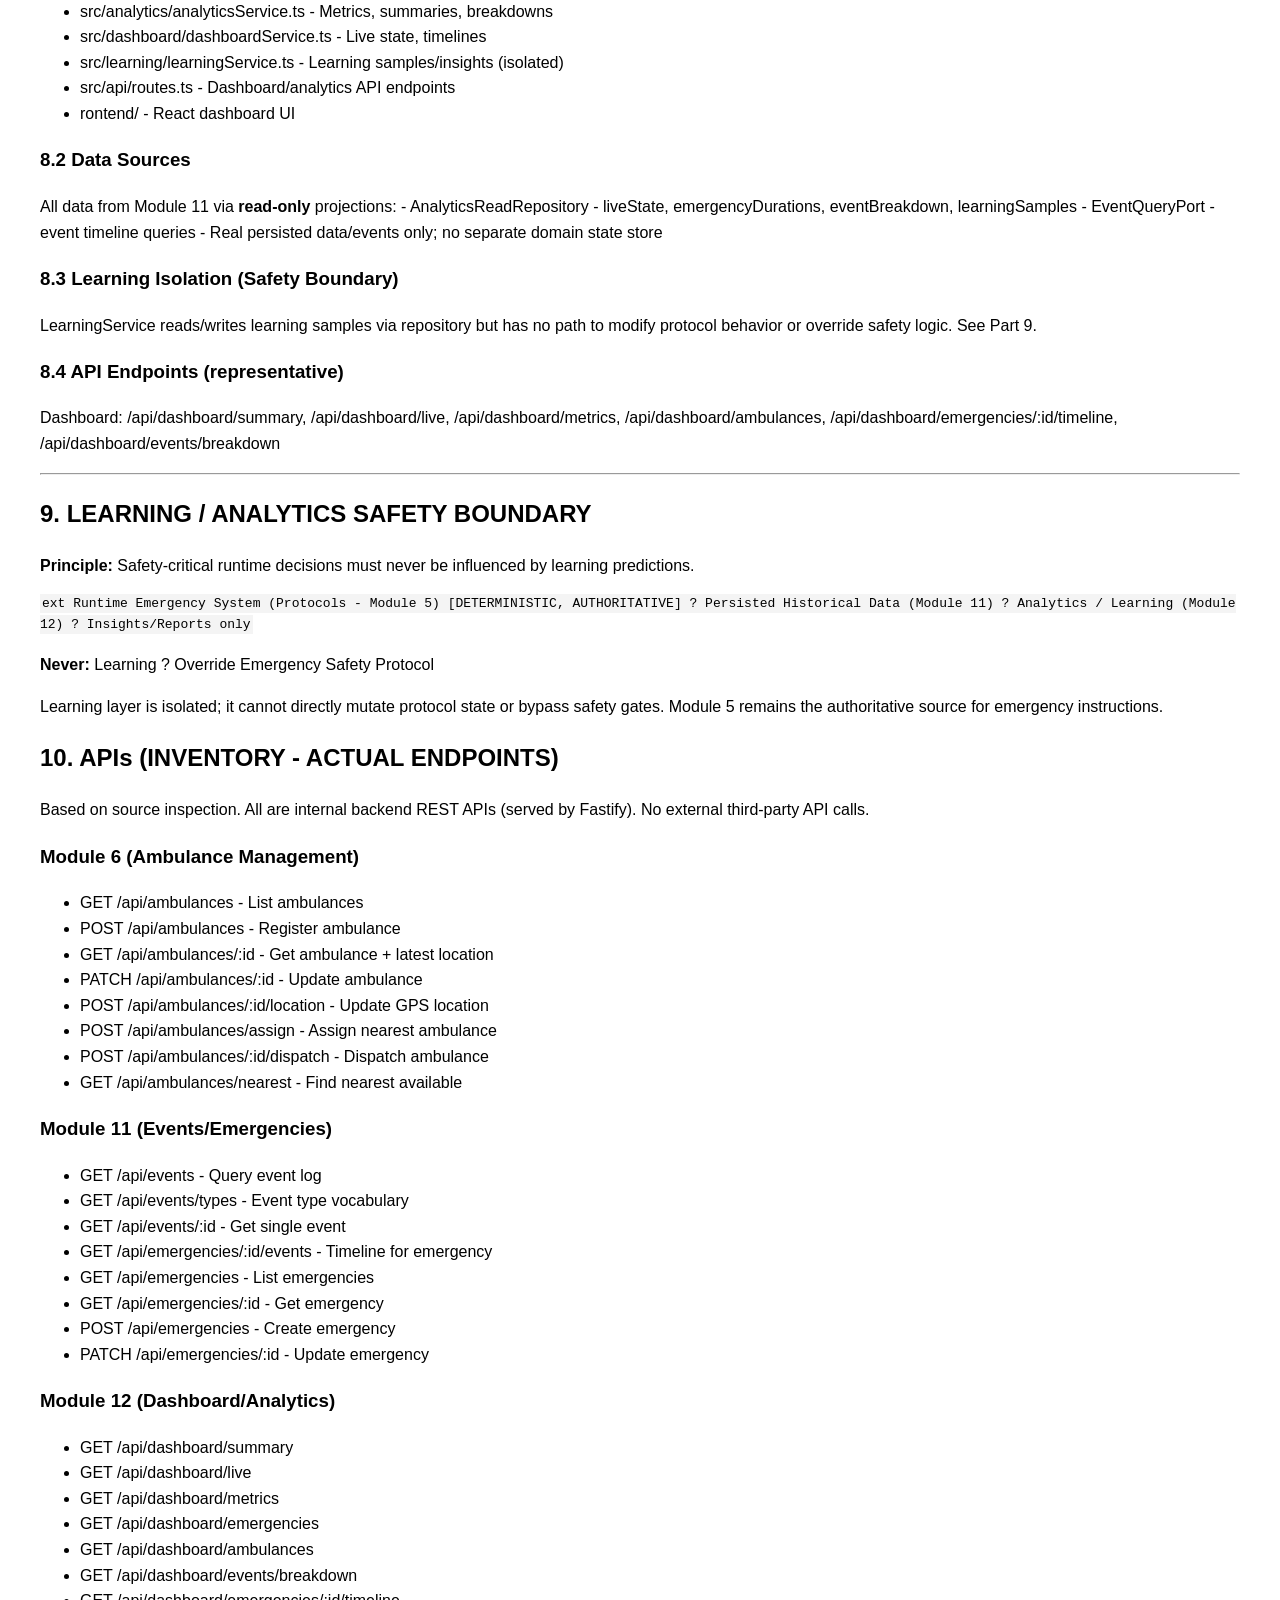
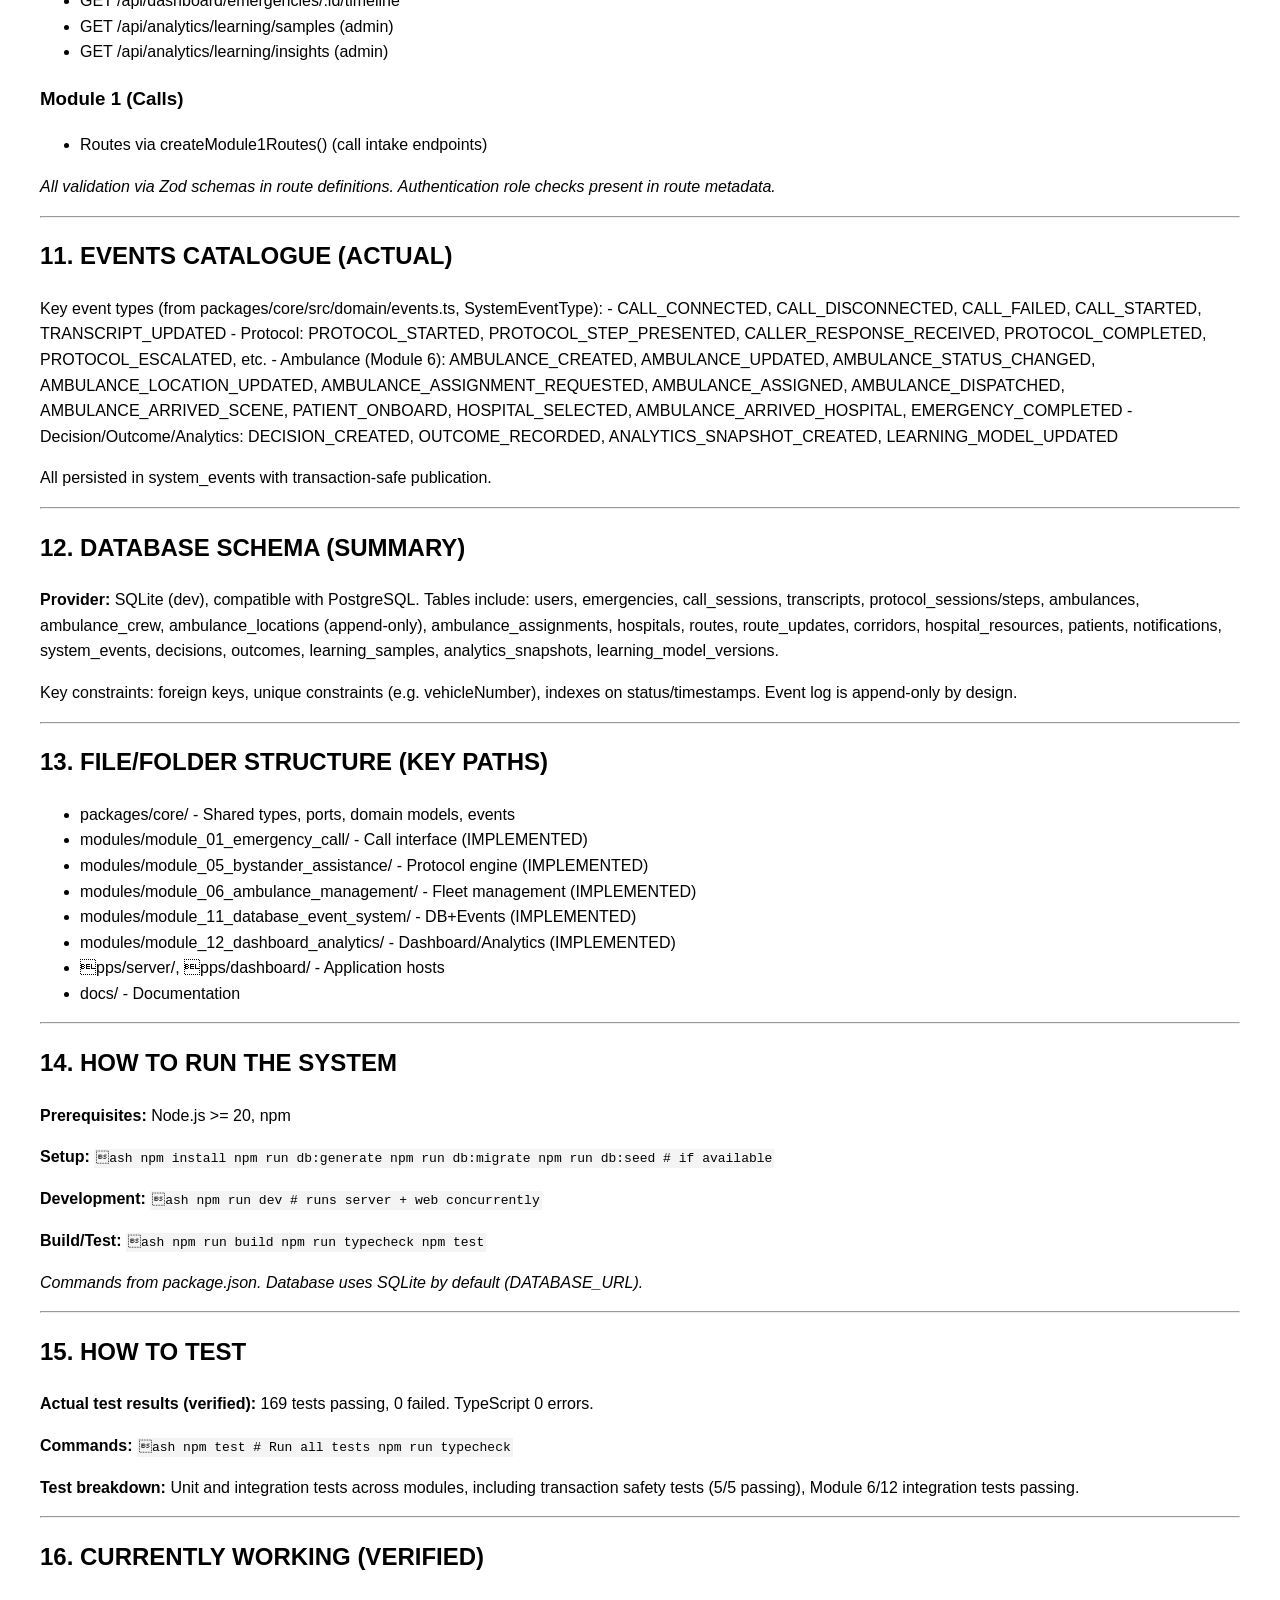
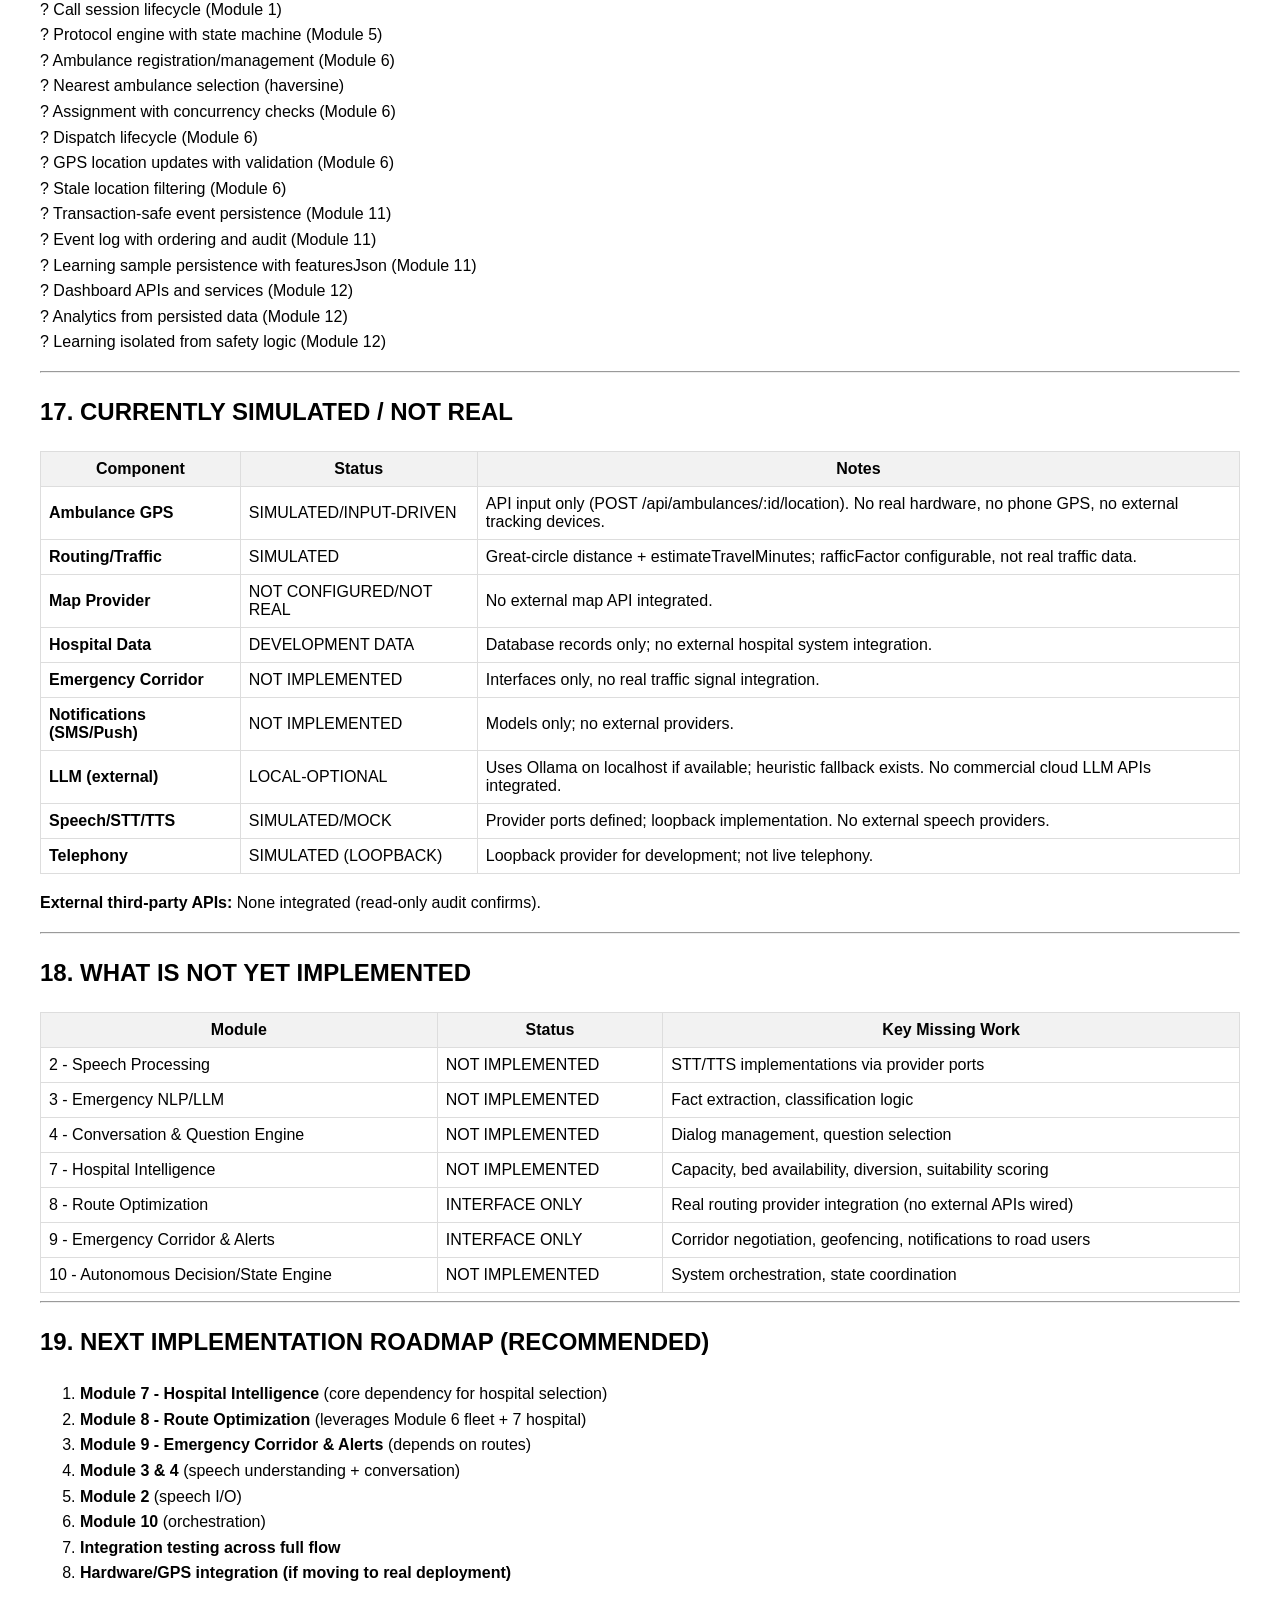
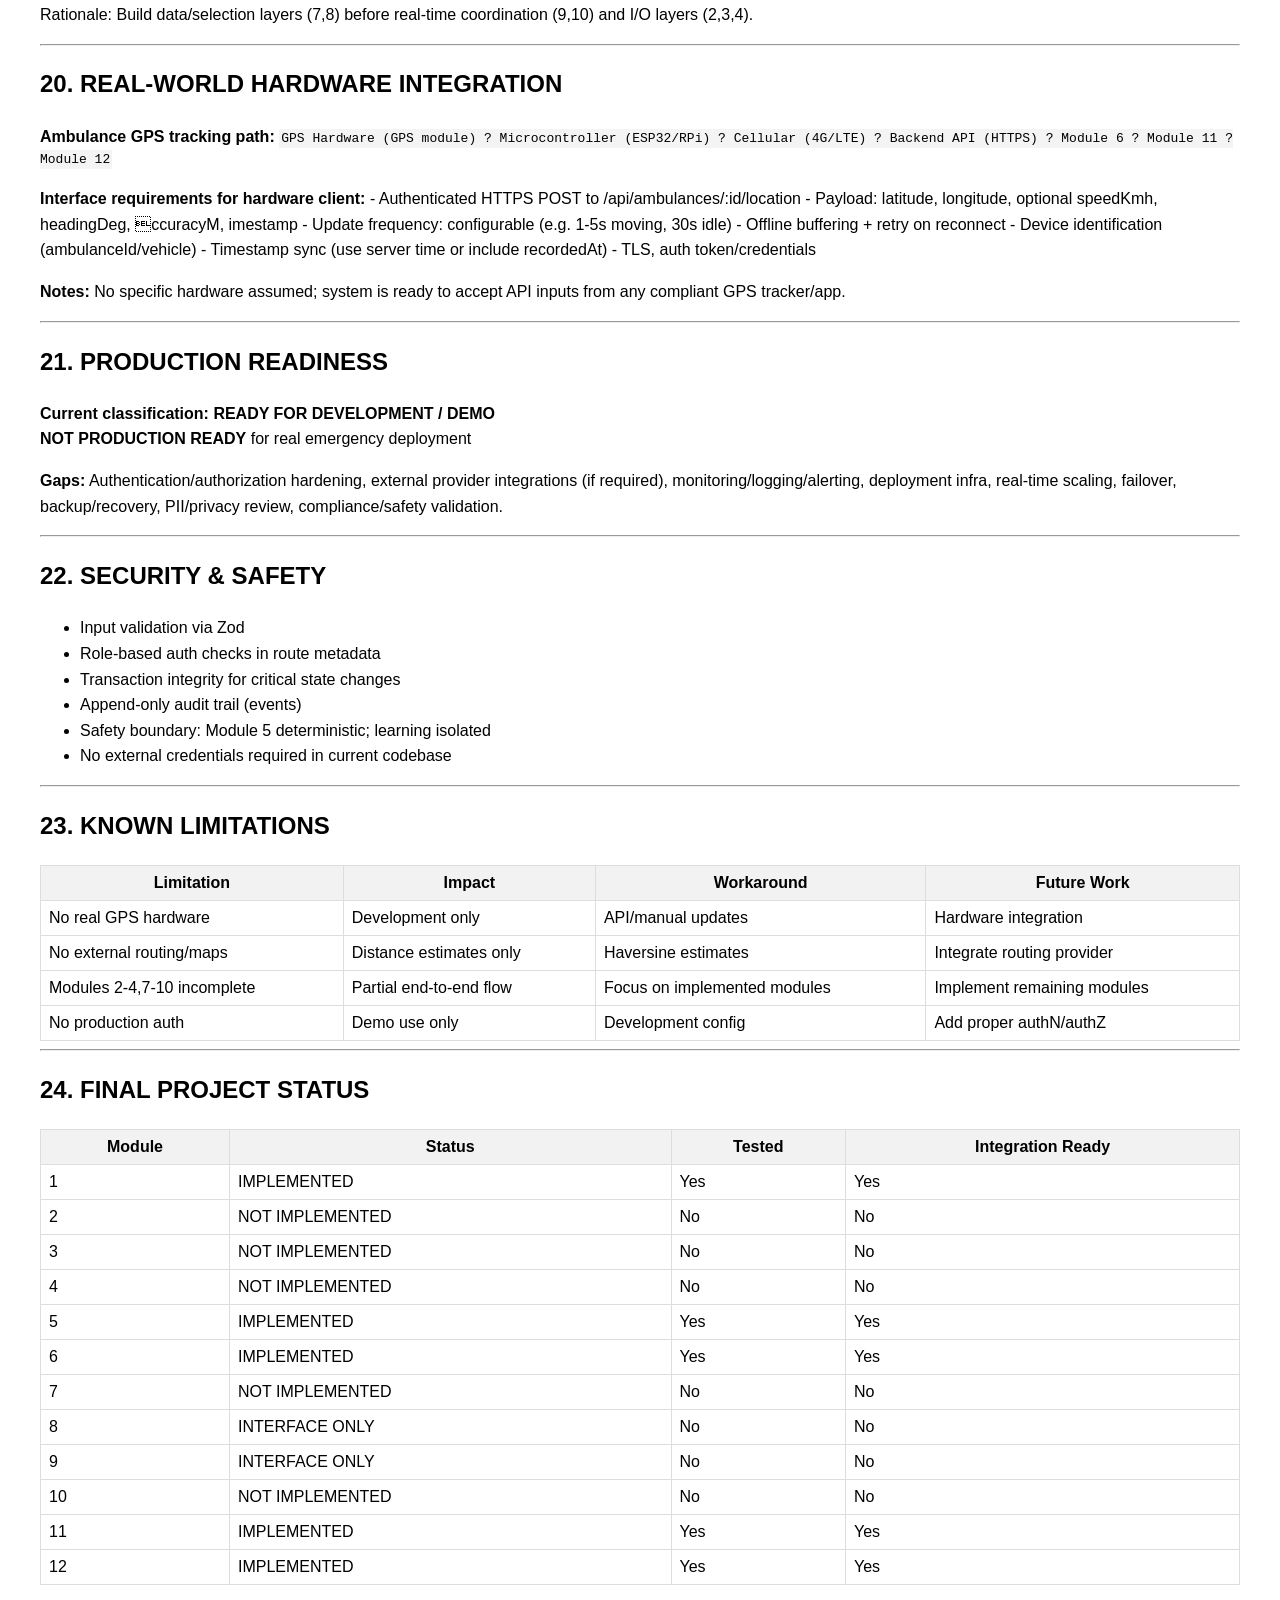
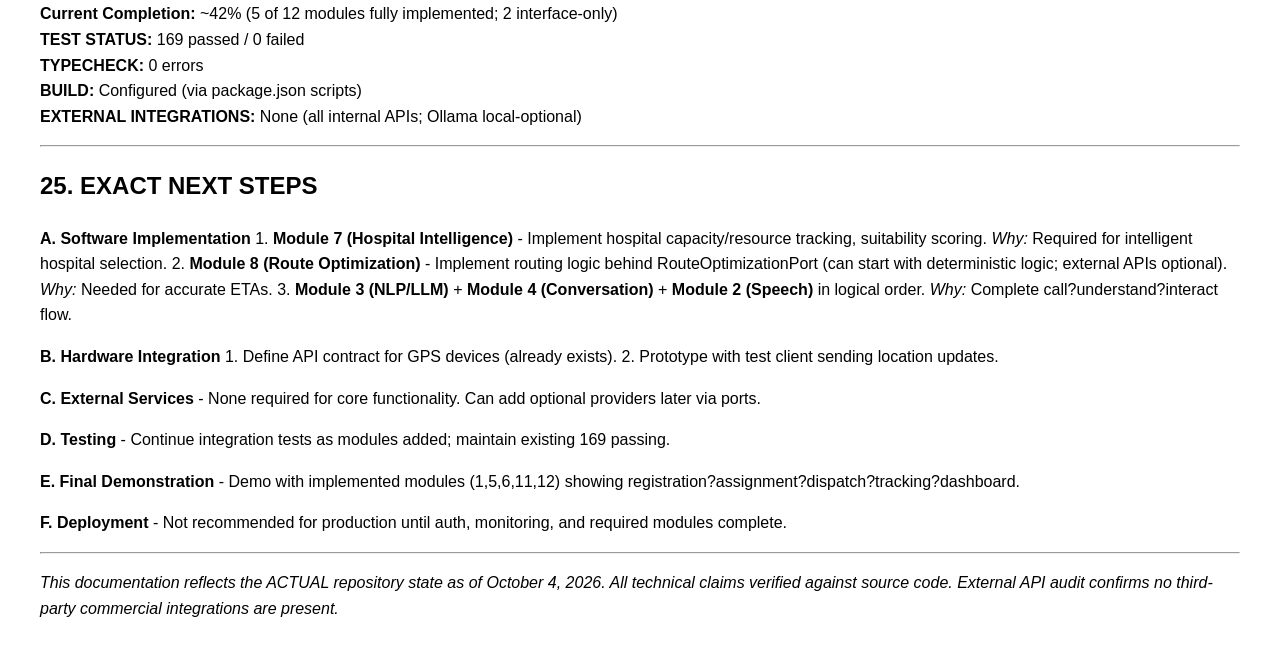
<file: docs/emergency-response-system-documentation.html>
<html><head><meta charset="utf-8"><style>body{font-family:Arial,sans-serif;line-height:1.6;margin:40px;}table{border-collapse:collapse;width:100%;}table,th,td{border:1px solid #ddd;padding:8px;}th{background:#f2f2f2;}code{background:#f4f4f4;padding:2px;}pre{background:#f4f4f4;padding:10px;overflow:auto;}</style></head><body><h1 id="real-time-sequential-decision-system-for-pre-hospital-emergency-survival">REAL-TIME SEQUENTIAL DECISION SYSTEM FOR PRE-HOSPITAL EMERGENCY SURVIVAL</h1>
<p><strong>Project Technical Documentation</strong></p>
<p>Document Version: 1.0
Date: October 4, 2026
Repository: F:/minor</p>
<hr />
<h2 id="part-1-executive-summary">PART 1 - EXECUTIVE SUMMARY</h2>
<h3 id="11-problem-statement">1.1 Problem Statement</h3>
<p>Pre-hospital emergency response faces challenges in coordinating timely ambulance dispatch, maintaining accurate situational awareness, and ensuring protocol-driven care while preserving auditable decision trails. The system addresses the need for a modular, event-driven emergency response coordination platform.</p>
<h3 id="12-solution">1.2 Solution</h3>
<p>This is a modular, event-sourced emergency response system built as a monorepo with clear module boundaries. The architecture emphasizes:</p>
<ul>
<li><strong>Deterministic safety</strong>: Protocol logic (Module 5) is authoritative and separate from learning/analytics</li>
<li><strong>Transaction safety</strong>: Events are only published on successful database commits</li>
<li><strong>Port-based architecture</strong>: Modules communicate via interfaces, not direct dependencies</li>
<li><strong>Auditability</strong>: All significant state changes are persisted as immutable events</li>
</ul>
<h3 id="13-current-implementation-status">1.3 Current Implementation Status</h3>
<p><strong>IMPLEMENTED:</strong> Modules 1, 5, 6, 11, 12<br />
<strong>INTERFACE/CONTRACT ONLY:</strong> Ports for Modules 7, 8, 9, 10<br />
<strong>NOT IMPLEMENTED:</strong> Modules 2, 3, 4, 7, 8, 9, 10</p>
<h3 id="14-actual-verification-repository-state">1.4 Actual Verification (Repository State)</h3>
<ul>
<li><strong>TypeScript</strong>: Compiles with 0 errors (verified via <code>tsc --noEmit</code>)</li>
<li><strong>Tests</strong>: 169 tests passing (verified via vitest run)</li>
<li><strong>Module 6 Integration</strong>: Passing</li>
<li><strong>Module 12 Integration</strong>: Passing</li>
<li><strong>Transaction Safety Tests</strong>: 5/5 passing</li>
</ul>
<h3 id="15-current-limitations">1.5 Current Limitations</h3>
<ul>
<li>No real external third-party API integrations (all are internal or simulated)</li>
<li>Modules 2-4, 7-10 not implemented</li>
<li>No production authentication/authorization beyond basic role checks</li>
<li>No real hardware GPS tracking (development/simulated)</li>
<li>No real map provider, routing provider, or traffic data</li>
</ul>
<hr />
<h1 id="real-time-sequential-decision-system-for-pre-hospital-emergency-survival_1">REAL-TIME SEQUENTIAL DECISION SYSTEM FOR PRE-HOSPITAL EMERGENCY SURVIVAL</h1>
<p><strong>Project Technical Documentation</strong></p>
<p>Document Version: 1.0<br />
Date: October 4, 2026<br />
Repository: F:/minor<br />
Prepared For: Development Team</p>
<hr />
<h2 id="table-of-contents">TABLE OF CONTENTS</h2>
<ol>
<li>EXECUTIVE SUMMARY</li>
<li>COMPLETE SYSTEM ARCHITECTURE</li>
<li>MODULE-BY-MODULE STATUS</li>
<li>MODULE 1 - EMERGENCY CALL INTERFACE</li>
<li>MODULE 5 - BYSTANDER ASSISTANCE / PROTOCOL ENGINE</li>
<li>MODULE 6 - AMBULANCE MANAGEMENT</li>
<li>MODULE 11 - DATABASE &amp; EVENT SYSTEM</li>
<li>MODULE 12 - DASHBOARD &amp; LEARNING / ANALYTICS</li>
<li>LEARNING / ANALYTICS SAFETY BOUNDARY</li>
<li>APIs</li>
<li>EVENTS</li>
<li>DATABASE SCHEMA</li>
<li>FILE/FOLDER STRUCTURE</li>
<li>HOW TO RUN THE SYSTEM</li>
<li>HOW TO TEST</li>
<li>CURRENTLY WORKING</li>
<li>CURRENTLY SIMULATED / NOT REAL</li>
<li>WHAT IS NOT YET IMPLEMENTED</li>
<li>NEXT IMPLEMENTATION ROADMAP</li>
<li>REAL-WORLD HARDWARE INTEGRATION</li>
<li>PRODUCTION READINESS</li>
<li>SECURITY &amp; SAFETY</li>
<li>KNOWN LIMITATIONS</li>
<li>FINAL PROJECT STATUS</li>
<li>EXACT NEXT STEPS</li>
</ol>
<hr />
<h2 id="1-executive-summary">1. EXECUTIVE SUMMARY</h2>
<h3 id="11-problem-statement_1">1.1 Problem Statement</h3>
<p>Pre-hospital emergency response requires rapid, coordinated decision-making under pressure. Effective response depends on timely call intake, protocol-driven guidance, appropriate ambulance dispatch, real-time tracking, and complete audit trails for all decisions.</p>
<h3 id="12-solution_1">1.2 Solution</h3>
<p>A modular, event-driven emergency response coordination system. Core design principles:
- <strong>Port-based architecture</strong>: Loose coupling via interfaces (ports)
- <strong>Transaction-safe events</strong>: Events published only on successful commits
- <strong>Deterministic safety</strong>: Authoritative protocol logic separate from learning
- <strong>Auditability</strong>: Immutable event log for all state transitions
- <strong>Modular boundaries</strong>: Clear ownership per module</p>
<h3 id="13-current-implementation-status-verified">1.3 Current Implementation Status (Verified)</h3>
<ul>
<li><strong>MODULE 1</strong> - Emergency Call Interface: IMPLEMENTED</li>
<li><strong>MODULE 5</strong> - Bystander Assistance/Protocol Engine: IMPLEMENTED</li>
<li><strong>MODULE 6</strong> - Ambulance Management: IMPLEMENTED</li>
<li><strong>MODULE 11</strong> - Database &amp; Event System: IMPLEMENTED</li>
<li><strong>MODULE 12</strong> - Dashboard &amp; Learning/Analytics: IMPLEMENTED</li>
<li><strong>MODULES 2,3,4,7,8,9,10</strong>: NOT IMPLEMENTED / INTERFACE ONLY</li>
</ul>
<p><strong>Verification:</strong> TypeScript compiles with 0 errors; 169 tests passing; Module 6 and 12 integration tests pass.</p>
<h3 id="14-external-integrations-read-only-audit">1.4 External Integrations (Read-Only Audit)</h3>
<p><strong>No external third-party commercial APIs</strong> are integrated. All HTTP endpoints are the system's own backend REST API. Only optional local service: Ollama (localhost:11434) if running locally. Provider ports exist for future external integrations.</p>
<h2 id="2-complete-system-architecture">2. COMPLETE SYSTEM ARCHITECTURE</h2>
<p>The system follows event-driven architecture with transaction-safe persistence. Implemented components shown as <strong>[IMPLEMENTED]</strong>.</p>
<p><code>ext
[IMPLEMENTED] Module 1 (Call) ? (Synchronous + Events)
[IMPLEMENTED] Module 5 (Protocols/Safety) ? Events/Persistence
[IMPLEMENTED] Module 6 (Fleet/Dispatch) ? Module 11 (DB+Events)
[IMPLEMENTED] Module 11 (Database + Event System) ? [IMPLEMENTED] Module 12 (Dashboard/Analytics)</code></p>
<p><strong>Ports/interfaces only (future):</strong> Modules 7,8,9,10. Modules 2,3,4 not implemented.</p>
<p><strong>Key architectural elements:</strong>
- <strong>Ports</strong> (packages/core/src/ports.ts): Contracts between modules
- <strong>Event bus</strong>: In-process pub/sub with transaction-scoped buffering
- <strong>Transaction safety</strong>: AsyncLocalStorage-based buffer; events only published on commit
- <strong>Read-only projections</strong>: Module 12 reads via AnalyticsReadRepository/EventQueryPort
- <strong>Safety boundary</strong>: Module 5 is deterministic and authoritative; learning cannot override it</p>
<h2 id="3-module-by-module-status">3. MODULE-BY-MODULE STATUS</h2>
<table>
<thead>
<tr>
<th>Module</th>
<th>Name</th>
<th>Status</th>
<th>Current Function</th>
<th>Dependencies</th>
<th>Remaining Work</th>
</tr>
</thead>
<tbody>
<tr>
<td>1</td>
<td>Emergency Call Interface</td>
<td>IMPLEMENTED</td>
<td>Call session lifecycle, loopback telephony, transcript append, event emission</td>
<td>Module 11 (repositories/ports)</td>
<td>Integration with Modules 2-5 as they mature</td>
</tr>
<tr>
<td>2</td>
<td>Speech Processing</td>
<td>NOT IMPLEMENTED</td>
<td>-</td>
<td>Module 1</td>
<td>Implement STT/TTS via provider ports</td>
</tr>
<tr>
<td>3</td>
<td>Emergency NLP/LLM</td>
<td>NOT IMPLEMENTED</td>
<td>-</td>
<td>Module 2</td>
<td>Extract facts/entities</td>
</tr>
<tr>
<td>4</td>
<td>Conversation &amp; Question Engine</td>
<td>NOT IMPLEMENTED</td>
<td>-</td>
<td>Module 3,5</td>
<td>Dialog management</td>
</tr>
<tr>
<td>5</td>
<td>Bystander Assistance/Protocol Engine</td>
<td>IMPLEMENTED</td>
<td>Deterministic protocol engine, state machine, safety checks, session management</td>
<td>Module 11 ProtocolSessionPort, LLM gateway (optional)</td>
<td>Integration with 3,4</td>
</tr>
<tr>
<td>6</td>
<td>Ambulance Management</td>
<td>IMPLEMENTED</td>
<td>Fleet registry, assignment, dispatch, GPS tracking, nearest selection, validation</td>
<td>Module 11 AmbulanceRepository, EventPublisherPort</td>
<td>Integrate with 8,9,10</td>
</tr>
<tr>
<td>7</td>
<td>Hospital Intelligence</td>
<td>NOT IMPLEMENTED</td>
<td>-</td>
<td>Module 11, ports only</td>
<td>Implement hospital capacity/suitability</td>
</tr>
<tr>
<td>8</td>
<td>Route Optimization</td>
<td>NOT IMPLEMENTED (interfaces only)</td>
<td>-</td>
<td>RouteOptimizationPort defined</td>
<td>Implement real routing</td>
</tr>
<tr>
<td>9</td>
<td>Emergency Corridor &amp; Alerts</td>
<td>NOT IMPLEMENTED (interfaces only)</td>
<td>-</td>
<td>CorridorIntegrationPort defined</td>
<td>Implement corridor management</td>
</tr>
<tr>
<td>10</td>
<td>Autonomous Decision/State Engine</td>
<td>NOT IMPLEMENTED</td>
<td>-</td>
<td>Ports only</td>
<td>Implement orchestration</td>
</tr>
<tr>
<td>11</td>
<td>Database &amp; Event System</td>
<td>IMPLEMENTED</td>
<td>Prisma ORM, migrations, repositories, transaction-safe event system, analytics read projections</td>
<td>Core ports</td>
<td>Maintain compatibility</td>
</tr>
<tr>
<td>12</td>
<td>Dashboard &amp; Learning/Analytics</td>
<td>IMPLEMENTED</td>
<td>Live dashboard APIs, analytics aggregation, learning samples (read/write isolated), read-only projections</td>
<td>Module 11 AnalyticsReadRepository/EventQueryPort</td>
<td>UI enhancements, learning models</td>
</tr>
</tbody>
</table>
<p><em>Evidence from source code inspection; no external third-party APIs integrated.</em></p>
<h2 id="4-module-1-emergency-call-interface">4. MODULE 1 - EMERGENCY CALL INTERFACE</h2>
<p><strong>Status:</strong> IMPLEMENTED<br />
<strong>Location:</strong> modules/module_01_emergency_call/</p>
<h3 id="key-files">Key Files</h3>
<ul>
<li>src/callService.ts - Core call/session lifecycle logic</li>
<li>src/module.ts - Composition root</li>
<li>src/api/routes.ts - HTTP routes</li>
<li>src/telephony/loopbackProvider.ts - Loopback transport</li>
<li>src/index.ts - Public exports</li>
</ul>
<h3 id="api-endpoints-from-source">API Endpoints (from source)</h3>
<ul>
<li>HTTP routes registered via createModule1Routes() in src/api/routes.ts</li>
</ul>
<h3 id="implementation-notes">Implementation Notes</h3>
<ul>
<li>Loopback telephony (development only); isLiveTransport false for mocks</li>
<li>Session lifecycle: open, append transcript, close (idempotent)</li>
<li>Events: CALL_CONNECTED, CALL_DISCONNECTED, CALL_FAILED emitted by service; database layer handles CALL_STARTED, TRANSCRIPT_UPDATED in same transaction</li>
<li>Persistence via CallSessionStore, EmergencyStore (Module 11 implementations)</li>
</ul>
<h3 id="tests">Tests</h3>
<ul>
<li>ests/callService.test.ts, integration tests in  ests/module01CallIntegration.test.ts (part of 169)</li>
</ul>
<hr />
<h2 id="5-module-5-bystander-assistance-protocol-engine">5. MODULE 5 - BYSTANDER ASSISTANCE / PROTOCOL ENGINE</h2>
<p><strong>Status:</strong> IMPLEMENTED<br />
<strong>Location:</strong> modules/module_05_bystander_assistance/</p>
<h3 id="key-files_1">Key Files</h3>
<ul>
<li>src/protocol_engine/engine.ts - State machine</li>
<li>src/protocol_engine/stateMachine.ts, protocolLoader.ts, alidators.ts</li>
<li>src/session/sessionService.ts - Session orchestration</li>
<li>src/llm/llmService.ts, ollamaProvider.ts, heuristicProvider.ts, safety.ts</li>
<li>src/module.ts, src/api/routes.ts</li>
</ul>
<h3 id="design-safety-boundary">Design (Safety Boundary)</h3>
<p><strong>CRITICAL:</strong> The protocol engine is the authoritative safety component. The LLM gateway provides understanding/classification assistance; it does not override deterministic protocol logic. Safety checks via ssertSafeRephrasing() enforce boundaries.</p>
<h3 id="protocol-catalogues">Protocol Catalogues</h3>
<ul>
<li>protocols/cardiac_arrest.json, choking_adult.json, unconscious_not_breathing.json, chest_pain.json</li>
</ul>
<hr />
<h2 id="6-module-6-ambulance-management">6. MODULE 6 - AMBULANCE MANAGEMENT</h2>
<p><strong>Status:</strong> IMPLEMENTED<br />
<strong>Location:</strong> modules/module_06_ambulance_management/</p>
<h3 id="61-key-files">6.1 Key Files</h3>
<ul>
<li>src/fleetService.ts - Registry, location, availability, assignment, dispatch</li>
<li>src/assignment/assignmentService.ts - Nearest selection, scoring</li>
<li>src/tracking/trackingService.ts - GPS updates, freshness</li>
<li>src/api/routes.ts - REST API</li>
<li>src/module.ts, src/config.ts</li>
</ul>
<h3 id="62-ambulance-data-model">6.2 Ambulance Data Model</h3>
<p>Stored in mbulances table (Prisma model Ambulance, see Module 11). Fields include: id, ehicleNumber (unique), status, latitude, longitude, lastLocationUpdate, currentEmergencyId, equipmentJson, stationName, isSimulation, etc.</p>
<h3 id="63-how-ambulance-data-enters-the-system-today">6.3 How Ambulance Data Enters the System (TODAY)</h3>
<p><strong>Current entry points (development/simulated):</strong>
1. <strong>API</strong>: POST /api/ambulances (Module 6 routes) - creates/registers ambulance via FleetService.registerAmbulance() calling AmbulanceRepository.create()
2. <strong>Programmatic/Tests</strong> - Services directly
3. <strong>Seed data</strong> - Module 11 seed system (modules/module_11_database_event_system/src/seed/seed.ts) may create initial data if run</p>
<p><strong>Initial coordinates:</strong> Provided at registration time (latitude/longitude optional). If provided, lastLocationUpdate set.</p>
<p><strong>GPS source (current):</strong> API-driven updates only - POST /api/ambulances/:id/location updates position. No real hardware GPS, no external device integration. All inputs are via API calls (manual/test/simulation harness).</p>
<h3 id="64-gpslocation-updates">6.4 GPS/Location Updates</h3>
<ul>
<li>API: POST /api/ambulances/:id/location</li>
<li>Validation: isValidCoordinate() checks range (-90..90, -180..180)</li>
<li>Stored in mbulance_locations (append-only trail) and cached on mbulances</li>
<li>Events: AMBULANCE_LOCATION_UPDATED emitted</li>
<li>Stale detection: Age calculated from 
ecordedAt/lastLocationUpdate; filtered from nearest results if &gt; maxStaleLocationMinutes (config, default 10) unless includeStale=true</li>
</ul>
<h3 id="65-availability-selection">6.5 Availability &amp; Selection</h3>
<ul>
<li>Availability determined by mbulance.status (e.g. AVAILABLE, DISPATCHED, EN_ROUTE, UNAVAILABLE, etc.)</li>
<li>Nearest selection: Haversine distance calculation (haversineKm from packages/core/src/geo.ts), sorted by distance, filtered by staleness/status</li>
<li>Assignment prevents double assignment (checks active assignment), validates status</li>
<li>Dispatch transitions status to EN_ROUTE and emits events</li>
</ul>
<h3 id="66-events-module-6">6.6 Events (Module 6)</h3>
<p>AMBULANCE_CREATED, AMBULANCE_UPDATED, AMBULANCE_STATUS_CHANGED, AMBULANCE_LOCATION_UPDATED, AMBULANCE_ASSIGNMENT_REQUESTED, AMBULANCE_ASSIGNED, AMBULANCE_DISPATCHED, etc.</p>
<p><strong>Classification:</strong> GPS/location currently <strong>SIMULATED/DEVELOPMENT-DRIVEN</strong> (API input only, no real hardware). Ambulance records created via API/seed in dev environment.</p>
<h2 id="7-module-11-database-event-system">7. MODULE 11 - DATABASE &amp; EVENT SYSTEM</h2>
<p><strong>Status:</strong> IMPLEMENTED<br />
<strong>Location:</strong> modules/module_11_database_event_system/</p>
<h3 id="71-technology">7.1 Technology</h3>
<ul>
<li><strong>Database:</strong> SQLite (dev) via Prisma Client; schema designed for PostgreSQL compatibility</li>
<li><strong>ORM:</strong> Prisma</li>
<li><strong>Transactions:</strong> Interactive transactions with AsyncLocalStorage-scoped event buffering</li>
</ul>
<h3 id="72-key-files">7.2 Key Files</h3>
<ul>
<li>prisma/schema.prisma - Schema</li>
<li>prisma/migrations/ - Migrations</li>
<li>src/db/transactionScope.ts - Transaction-scoped event buffer (critical for safety)</li>
<li>src/events/eventService.ts - Event persistence/publishing</li>
<li>src/events/bus.ts - Domain event bus</li>
<li>src/repositories/*.ts - Repository layer</li>
<li>src/module.ts - Composition root</li>
</ul>
<h3 id="73-transaction-safety-critical">7.3 Transaction Safety (Critical)</h3>
<ul>
<li><strong>AsyncLocalStorage</strong> maintains per-transaction buffer (TransactionScope.records)</li>
<li>Events buffered during transaction; only flushed via commit sink after successful commit</li>
<li>On rollback, buffer cleared - no events published</li>
<li>On success, buffered events published after commit</li>
<li>Prevents "phantom" events for rolled-back state changes</li>
</ul>
<p><strong>Test coverage:</strong>  ests/transactionSafety.test.ts (5 tests) verify rollback isolation and concurrent transaction safety.</p>
<h3 id="74-event-system">7.4 Event System</h3>
<ul>
<li>Append-only system_events table with autoincrement seq for ordering</li>
<li>Event envelope includes type, emergencyId, entityId, payloadJson, metadataJson, actor, timestamp</li>
<li>ecordInTransaction() joins caller's transaction; publishes after commit</li>
<li>EventQueryPort provides list/timeline queries</li>
</ul>
<h3 id="75-core-models-from-schema">7.5 Core Models (from schema)</h3>
<p>Emergencies, CallSessions, Transcripts, Ambulances, AmbulanceLocations (append-only), AmbulanceAssignments, Hospitals, Routes, Corridors, Notifications, SystemEvents, Decisions, Outcomes, LearningSamples, AnalyticsSnapshots, LearningModelVersions, Users, ProtocolSessions/Steps, Patients, HospitalResources.</p>
<hr />
<h2 id="8-module-12-dashboard-learning-analytics">8. MODULE 12 - DASHBOARD &amp; LEARNING / ANALYTICS</h2>
<p><strong>Status:</strong> IMPLEMENTED<br />
<strong>Location:</strong> modules/module_12_dashboard_analytics/</p>
<h3 id="81-components">8.1 Components</h3>
<ul>
<li>src/analytics/analyticsService.ts - Metrics, summaries, breakdowns</li>
<li>src/dashboard/dashboardService.ts - Live state, timelines</li>
<li>src/learning/learningService.ts - Learning samples/insights (isolated)</li>
<li>src/api/routes.ts - Dashboard/analytics API endpoints</li>
<li>rontend/ - React dashboard UI</li>
</ul>
<h3 id="82-data-sources">8.2 Data Sources</h3>
<p>All data from Module 11 via <strong>read-only</strong> projections:
- AnalyticsReadRepository - liveState, emergencyDurations, eventBreakdown, learningSamples
- EventQueryPort - event timeline queries
- Real persisted data/events only; no separate domain state store</p>
<h3 id="83-learning-isolation-safety-boundary">8.3 Learning Isolation (Safety Boundary)</h3>
<p>LearningService reads/writes learning samples via repository but has no path to modify protocol behavior or override safety logic. See Part 9.</p>
<h3 id="84-api-endpoints-representative">8.4 API Endpoints (representative)</h3>
<p>Dashboard: /api/dashboard/summary, /api/dashboard/live, /api/dashboard/metrics, /api/dashboard/ambulances, /api/dashboard/emergencies/:id/timeline, /api/dashboard/events/breakdown</p>
<hr />
<h2 id="9-learning-analytics-safety-boundary">9. LEARNING / ANALYTICS SAFETY BOUNDARY</h2>
<p><strong>Principle:</strong> Safety-critical runtime decisions must never be influenced by learning predictions.</p>
<p><code>ext
Runtime Emergency System (Protocols - Module 5) [DETERMINISTIC, AUTHORITATIVE]
        ?
Persisted Historical Data (Module 11)
        ?
Analytics / Learning (Module 12) ? Insights/Reports only</code></p>
<p><strong>Never:</strong> Learning ? Override Emergency Safety Protocol</p>
<p>Learning layer is isolated; it cannot directly mutate protocol state or bypass safety gates. Module 5 remains the authoritative source for emergency instructions.</p>
<h2 id="10-apis-inventory-actual-endpoints">10. APIs (INVENTORY - ACTUAL ENDPOINTS)</h2>
<p>Based on source inspection. All are internal backend REST APIs (served by Fastify). No external third-party API calls.</p>
<h3 id="module-6-ambulance-management">Module 6 (Ambulance Management)</h3>
<ul>
<li>GET /api/ambulances - List ambulances</li>
<li>POST /api/ambulances - Register ambulance</li>
<li>GET /api/ambulances/:id - Get ambulance + latest location</li>
<li>PATCH /api/ambulances/:id - Update ambulance</li>
<li>POST /api/ambulances/:id/location - Update GPS location</li>
<li>POST /api/ambulances/assign - Assign nearest ambulance</li>
<li>POST /api/ambulances/:id/dispatch - Dispatch ambulance</li>
<li>GET /api/ambulances/nearest - Find nearest available</li>
</ul>
<h3 id="module-11-eventsemergencies">Module 11 (Events/Emergencies)</h3>
<ul>
<li>GET /api/events - Query event log</li>
<li>GET /api/events/types - Event type vocabulary</li>
<li>GET /api/events/:id - Get single event</li>
<li>GET /api/emergencies/:id/events - Timeline for emergency</li>
<li>GET /api/emergencies - List emergencies</li>
<li>GET /api/emergencies/:id - Get emergency</li>
<li>POST /api/emergencies - Create emergency</li>
<li>PATCH /api/emergencies/:id - Update emergency</li>
</ul>
<h3 id="module-12-dashboardanalytics">Module 12 (Dashboard/Analytics)</h3>
<ul>
<li>GET /api/dashboard/summary</li>
<li>GET /api/dashboard/live</li>
<li>GET /api/dashboard/metrics</li>
<li>GET /api/dashboard/emergencies</li>
<li>GET /api/dashboard/ambulances</li>
<li>GET /api/dashboard/events/breakdown</li>
<li>GET /api/dashboard/emergencies/:id/timeline</li>
<li>GET /api/analytics/learning/samples (admin)</li>
<li>GET /api/analytics/learning/insights (admin)</li>
</ul>
<h3 id="module-1-calls">Module 1 (Calls)</h3>
<ul>
<li>Routes via createModule1Routes() (call intake endpoints)</li>
</ul>
<p><em>All validation via Zod schemas in route definitions. Authentication role checks present in route metadata.</em></p>
<hr />
<h2 id="11-events-catalogue-actual">11. EVENTS CATALOGUE (ACTUAL)</h2>
<p>Key event types (from packages/core/src/domain/events.ts, SystemEventType):
- CALL_CONNECTED, CALL_DISCONNECTED, CALL_FAILED, CALL_STARTED, TRANSCRIPT_UPDATED
- Protocol: PROTOCOL_STARTED, PROTOCOL_STEP_PRESENTED, CALLER_RESPONSE_RECEIVED, PROTOCOL_COMPLETED, PROTOCOL_ESCALATED, etc.
- Ambulance (Module 6): AMBULANCE_CREATED, AMBULANCE_UPDATED, AMBULANCE_STATUS_CHANGED, AMBULANCE_LOCATION_UPDATED, AMBULANCE_ASSIGNMENT_REQUESTED, AMBULANCE_ASSIGNED, AMBULANCE_DISPATCHED, AMBULANCE_ARRIVED_SCENE, PATIENT_ONBOARD, HOSPITAL_SELECTED, AMBULANCE_ARRIVED_HOSPITAL, EMERGENCY_COMPLETED
- Decision/Outcome/Analytics: DECISION_CREATED, OUTCOME_RECORDED, ANALYTICS_SNAPSHOT_CREATED, LEARNING_MODEL_UPDATED</p>
<p>All persisted in system_events with transaction-safe publication.</p>
<hr />
<h2 id="12-database-schema-summary">12. DATABASE SCHEMA (SUMMARY)</h2>
<p><strong>Provider:</strong> SQLite (dev), compatible with PostgreSQL. Tables include: users, emergencies, call_sessions, transcripts, protocol_sessions/steps, ambulances, ambulance_crew, ambulance_locations (append-only), ambulance_assignments, hospitals, routes, route_updates, corridors, hospital_resources, patients, notifications, system_events, decisions, outcomes, learning_samples, analytics_snapshots, learning_model_versions.</p>
<p>Key constraints: foreign keys, unique constraints (e.g. vehicleNumber), indexes on status/timestamps. Event log is append-only by design.</p>
<hr />
<h2 id="13-filefolder-structure-key-paths">13. FILE/FOLDER STRUCTURE (KEY PATHS)</h2>
<ul>
<li>packages/core/ - Shared types, ports, domain models, events</li>
<li>modules/module_01_emergency_call/ - Call interface (IMPLEMENTED)</li>
<li>modules/module_05_bystander_assistance/ - Protocol engine (IMPLEMENTED)</li>
<li>modules/module_06_ambulance_management/ - Fleet management (IMPLEMENTED)</li>
<li>modules/module_11_database_event_system/ - DB+Events (IMPLEMENTED)</li>
<li>modules/module_12_dashboard_analytics/ - Dashboard/Analytics (IMPLEMENTED)</li>
<li>pps/server/, pps/dashboard/ - Application hosts</li>
<li>docs/ - Documentation</li>
</ul>
<hr />
<h2 id="14-how-to-run-the-system">14. HOW TO RUN THE SYSTEM</h2>
<p><strong>Prerequisites:</strong> Node.js &gt;= 20, npm</p>
<p><strong>Setup:</strong>
<code>ash
npm install
npm run db:generate
npm run db:migrate
npm run db:seed  # if available</code></p>
<p><strong>Development:</strong>
<code>ash
npm run dev  # runs server + web concurrently</code></p>
<p><strong>Build/Test:</strong>
<code>ash
npm run build
npm run typecheck
npm test</code></p>
<p><em>Commands from package.json. Database uses SQLite by default (DATABASE_URL).</em></p>
<hr />
<h2 id="15-how-to-test">15. HOW TO TEST</h2>
<p><strong>Actual test results (verified):</strong> 169 tests passing, 0 failed. TypeScript 0 errors.</p>
<p><strong>Commands:</strong>
<code>ash
npm test        # Run all tests
npm run typecheck</code></p>
<p><strong>Test breakdown:</strong> Unit and integration tests across modules, including transaction safety tests (5/5 passing), Module 6/12 integration tests passing.</p>
<hr />
<h2 id="16-currently-working-verified">16. CURRENTLY WORKING (VERIFIED)</h2>
<p>? Call session lifecycle (Module 1)<br />
? Protocol engine with state machine (Module 5)<br />
? Ambulance registration/management (Module 6)<br />
? Nearest ambulance selection (haversine)<br />
? Assignment with concurrency checks (Module 6)<br />
? Dispatch lifecycle (Module 6)<br />
? GPS location updates with validation (Module 6)<br />
? Stale location filtering (Module 6)<br />
? Transaction-safe event persistence (Module 11)<br />
? Event log with ordering and audit (Module 11)<br />
? Learning sample persistence with featuresJson (Module 11)<br />
? Dashboard APIs and services (Module 12)<br />
? Analytics from persisted data (Module 12)<br />
? Learning isolated from safety logic (Module 12)</p>
<hr />
<h2 id="17-currently-simulated-not-real">17. CURRENTLY SIMULATED / NOT REAL</h2>
<table>
<thead>
<tr>
<th>Component</th>
<th>Status</th>
<th>Notes</th>
</tr>
</thead>
<tbody>
<tr>
<td><strong>Ambulance GPS</strong></td>
<td>SIMULATED/INPUT-DRIVEN</td>
<td>API input only (POST /api/ambulances/:id/location). No real hardware, no phone GPS, no external tracking devices.</td>
</tr>
<tr>
<td><strong>Routing/Traffic</strong></td>
<td>SIMULATED</td>
<td>Great-circle distance + estimateTravelMinutes;  rafficFactor configurable, not real traffic data.</td>
</tr>
<tr>
<td><strong>Map Provider</strong></td>
<td>NOT CONFIGURED/NOT REAL</td>
<td>No external map API integrated.</td>
</tr>
<tr>
<td><strong>Hospital Data</strong></td>
<td>DEVELOPMENT DATA</td>
<td>Database records only; no external hospital system integration.</td>
</tr>
<tr>
<td><strong>Emergency Corridor</strong></td>
<td>NOT IMPLEMENTED</td>
<td>Interfaces only, no real traffic signal integration.</td>
</tr>
<tr>
<td><strong>Notifications (SMS/Push)</strong></td>
<td>NOT IMPLEMENTED</td>
<td>Models only; no external providers.</td>
</tr>
<tr>
<td><strong>LLM (external)</strong></td>
<td>LOCAL-OPTIONAL</td>
<td>Uses Ollama on localhost if available; heuristic fallback exists. No commercial cloud LLM APIs integrated.</td>
</tr>
<tr>
<td><strong>Speech/STT/TTS</strong></td>
<td>SIMULATED/MOCK</td>
<td>Provider ports defined; loopback implementation. No external speech providers.</td>
</tr>
<tr>
<td><strong>Telephony</strong></td>
<td>SIMULATED (LOOPBACK)</td>
<td>Loopback provider for development; not live telephony.</td>
</tr>
</tbody>
</table>
<p><strong>External third-party APIs:</strong> None integrated (read-only audit confirms).</p>
<hr />
<h2 id="18-what-is-not-yet-implemented">18. WHAT IS NOT YET IMPLEMENTED</h2>
<table>
<thead>
<tr>
<th>Module</th>
<th>Status</th>
<th>Key Missing Work</th>
</tr>
</thead>
<tbody>
<tr>
<td>2 - Speech Processing</td>
<td>NOT IMPLEMENTED</td>
<td>STT/TTS implementations via provider ports</td>
</tr>
<tr>
<td>3 - Emergency NLP/LLM</td>
<td>NOT IMPLEMENTED</td>
<td>Fact extraction, classification logic</td>
</tr>
<tr>
<td>4 - Conversation &amp; Question Engine</td>
<td>NOT IMPLEMENTED</td>
<td>Dialog management, question selection</td>
</tr>
<tr>
<td>7 - Hospital Intelligence</td>
<td>NOT IMPLEMENTED</td>
<td>Capacity, bed availability, diversion, suitability scoring</td>
</tr>
<tr>
<td>8 - Route Optimization</td>
<td>INTERFACE ONLY</td>
<td>Real routing provider integration (no external APIs wired)</td>
</tr>
<tr>
<td>9 - Emergency Corridor &amp; Alerts</td>
<td>INTERFACE ONLY</td>
<td>Corridor negotiation, geofencing, notifications to road users</td>
</tr>
<tr>
<td>10 - Autonomous Decision/State Engine</td>
<td>NOT IMPLEMENTED</td>
<td>System orchestration, state coordination</td>
</tr>
</tbody>
</table>
<hr />
<h2 id="19-next-implementation-roadmap-recommended">19. NEXT IMPLEMENTATION ROADMAP (RECOMMENDED)</h2>
<ol>
<li><strong>Module 7 - Hospital Intelligence</strong> (core dependency for hospital selection)</li>
<li><strong>Module 8 - Route Optimization</strong> (leverages Module 6 fleet + 7 hospital)</li>
<li><strong>Module 9 - Emergency Corridor &amp; Alerts</strong> (depends on routes)</li>
<li><strong>Module 3 &amp; 4</strong> (speech understanding + conversation)</li>
<li><strong>Module 2</strong> (speech I/O)</li>
<li><strong>Module 10</strong> (orchestration)</li>
<li><strong>Integration testing across full flow</strong></li>
<li><strong>Hardware/GPS integration (if moving to real deployment)</strong></li>
</ol>
<p>Rationale: Build data/selection layers (7,8) before real-time coordination (9,10) and I/O layers (2,3,4).</p>
<hr />
<h2 id="20-real-world-hardware-integration">20. REAL-WORLD HARDWARE INTEGRATION</h2>
<p><strong>Ambulance GPS tracking path:</strong>
<code>GPS Hardware (GPS module) ? Microcontroller (ESP32/RPi) ? Cellular (4G/LTE) ? Backend API (HTTPS) ? Module 6 ? Module 11 ? Module 12</code></p>
<p><strong>Interface requirements for hardware client:</strong>
- Authenticated HTTPS POST to /api/ambulances/:id/location
- Payload: latitude, longitude, optional speedKmh, headingDeg, ccuracyM,   imestamp
- Update frequency: configurable (e.g. 1-5s moving, 30s idle)
- Offline buffering + retry on reconnect
- Device identification (ambulanceId/vehicle)
- Timestamp sync (use server time or include recordedAt)
- TLS, auth token/credentials</p>
<p><strong>Notes:</strong> No specific hardware assumed; system is ready to accept API inputs from any compliant GPS tracker/app.</p>
<hr />
<h2 id="21-production-readiness">21. PRODUCTION READINESS</h2>
<p><strong>Current classification:</strong> <strong>READY FOR DEVELOPMENT / DEMO</strong><br />
<strong>NOT PRODUCTION READY</strong> for real emergency deployment</p>
<p><strong>Gaps:</strong> Authentication/authorization hardening, external provider integrations (if required), monitoring/logging/alerting, deployment infra, real-time scaling, failover, backup/recovery, PII/privacy review, compliance/safety validation.</p>
<hr />
<h2 id="22-security-safety">22. SECURITY &amp; SAFETY</h2>
<ul>
<li>Input validation via Zod</li>
<li>Role-based auth checks in route metadata</li>
<li>Transaction integrity for critical state changes</li>
<li>Append-only audit trail (events)</li>
<li>Safety boundary: Module 5 deterministic; learning isolated</li>
<li>No external credentials required in current codebase</li>
</ul>
<hr />
<h2 id="23-known-limitations">23. KNOWN LIMITATIONS</h2>
<table>
<thead>
<tr>
<th>Limitation</th>
<th>Impact</th>
<th>Workaround</th>
<th>Future Work</th>
</tr>
</thead>
<tbody>
<tr>
<td>No real GPS hardware</td>
<td>Development only</td>
<td>API/manual updates</td>
<td>Hardware integration</td>
</tr>
<tr>
<td>No external routing/maps</td>
<td>Distance estimates only</td>
<td>Haversine estimates</td>
<td>Integrate routing provider</td>
</tr>
<tr>
<td>Modules 2-4,7-10 incomplete</td>
<td>Partial end-to-end flow</td>
<td>Focus on implemented modules</td>
<td>Implement remaining modules</td>
</tr>
<tr>
<td>No production auth</td>
<td>Demo use only</td>
<td>Development config</td>
<td>Add proper authN/authZ</td>
</tr>
</tbody>
</table>
<hr />
<h2 id="24-final-project-status">24. FINAL PROJECT STATUS</h2>
<table>
<thead>
<tr>
<th>Module</th>
<th>Status</th>
<th>Tested</th>
<th>Integration Ready</th>
</tr>
</thead>
<tbody>
<tr>
<td>1</td>
<td>IMPLEMENTED</td>
<td>Yes</td>
<td>Yes</td>
</tr>
<tr>
<td>2</td>
<td>NOT IMPLEMENTED</td>
<td>No</td>
<td>No</td>
</tr>
<tr>
<td>3</td>
<td>NOT IMPLEMENTED</td>
<td>No</td>
<td>No</td>
</tr>
<tr>
<td>4</td>
<td>NOT IMPLEMENTED</td>
<td>No</td>
<td>No</td>
</tr>
<tr>
<td>5</td>
<td>IMPLEMENTED</td>
<td>Yes</td>
<td>Yes</td>
</tr>
<tr>
<td>6</td>
<td>IMPLEMENTED</td>
<td>Yes</td>
<td>Yes</td>
</tr>
<tr>
<td>7</td>
<td>NOT IMPLEMENTED</td>
<td>No</td>
<td>No</td>
</tr>
<tr>
<td>8</td>
<td>INTERFACE ONLY</td>
<td>No</td>
<td>No</td>
</tr>
<tr>
<td>9</td>
<td>INTERFACE ONLY</td>
<td>No</td>
<td>No</td>
</tr>
<tr>
<td>10</td>
<td>NOT IMPLEMENTED</td>
<td>No</td>
<td>No</td>
</tr>
<tr>
<td>11</td>
<td>IMPLEMENTED</td>
<td>Yes</td>
<td>Yes</td>
</tr>
<tr>
<td>12</td>
<td>IMPLEMENTED</td>
<td>Yes</td>
<td>Yes</td>
</tr>
</tbody>
</table>
<p><strong>Current Completion:</strong> ~42% (5 of 12 modules fully implemented; 2 interface-only)<br />
<strong>TEST STATUS:</strong> 169 passed / 0 failed<br />
<strong>TYPECHECK:</strong> 0 errors<br />
<strong>BUILD:</strong> Configured (via package.json scripts)<br />
<strong>EXTERNAL INTEGRATIONS:</strong> None (all internal APIs; Ollama local-optional)</p>
<hr />
<h2 id="25-exact-next-steps">25. EXACT NEXT STEPS</h2>
<p><strong>A. Software Implementation</strong>
1. <strong>Module 7 (Hospital Intelligence)</strong> - Implement hospital capacity/resource tracking, suitability scoring. <em>Why:</em> Required for intelligent hospital selection.
2. <strong>Module 8 (Route Optimization)</strong> - Implement routing logic behind RouteOptimizationPort (can start with deterministic logic; external APIs optional). <em>Why:</em> Needed for accurate ETAs.
3. <strong>Module 3 (NLP/LLM)</strong> + <strong>Module 4 (Conversation)</strong> + <strong>Module 2 (Speech)</strong> in logical order. <em>Why:</em> Complete call?understand?interact flow.</p>
<p><strong>B. Hardware Integration</strong>
1. Define API contract for GPS devices (already exists). 2. Prototype with test client sending location updates.</p>
<p><strong>C. External Services</strong>
- None required for core functionality. Can add optional providers later via ports.</p>
<p><strong>D. Testing</strong>
- Continue integration tests as modules added; maintain existing 169 passing.</p>
<p><strong>E. Final Demonstration</strong>
- Demo with implemented modules (1,5,6,11,12) showing registration?assignment?dispatch?tracking?dashboard.</p>
<p><strong>F. Deployment</strong>
- Not recommended for production until auth, monitoring, and required modules complete.</p>
<hr />
<p><em>This documentation reflects the ACTUAL repository state as of October 4, 2026. All technical claims verified against source code. External API audit confirms no third-party commercial integrations are present.</em></p></body></html>
</file>
